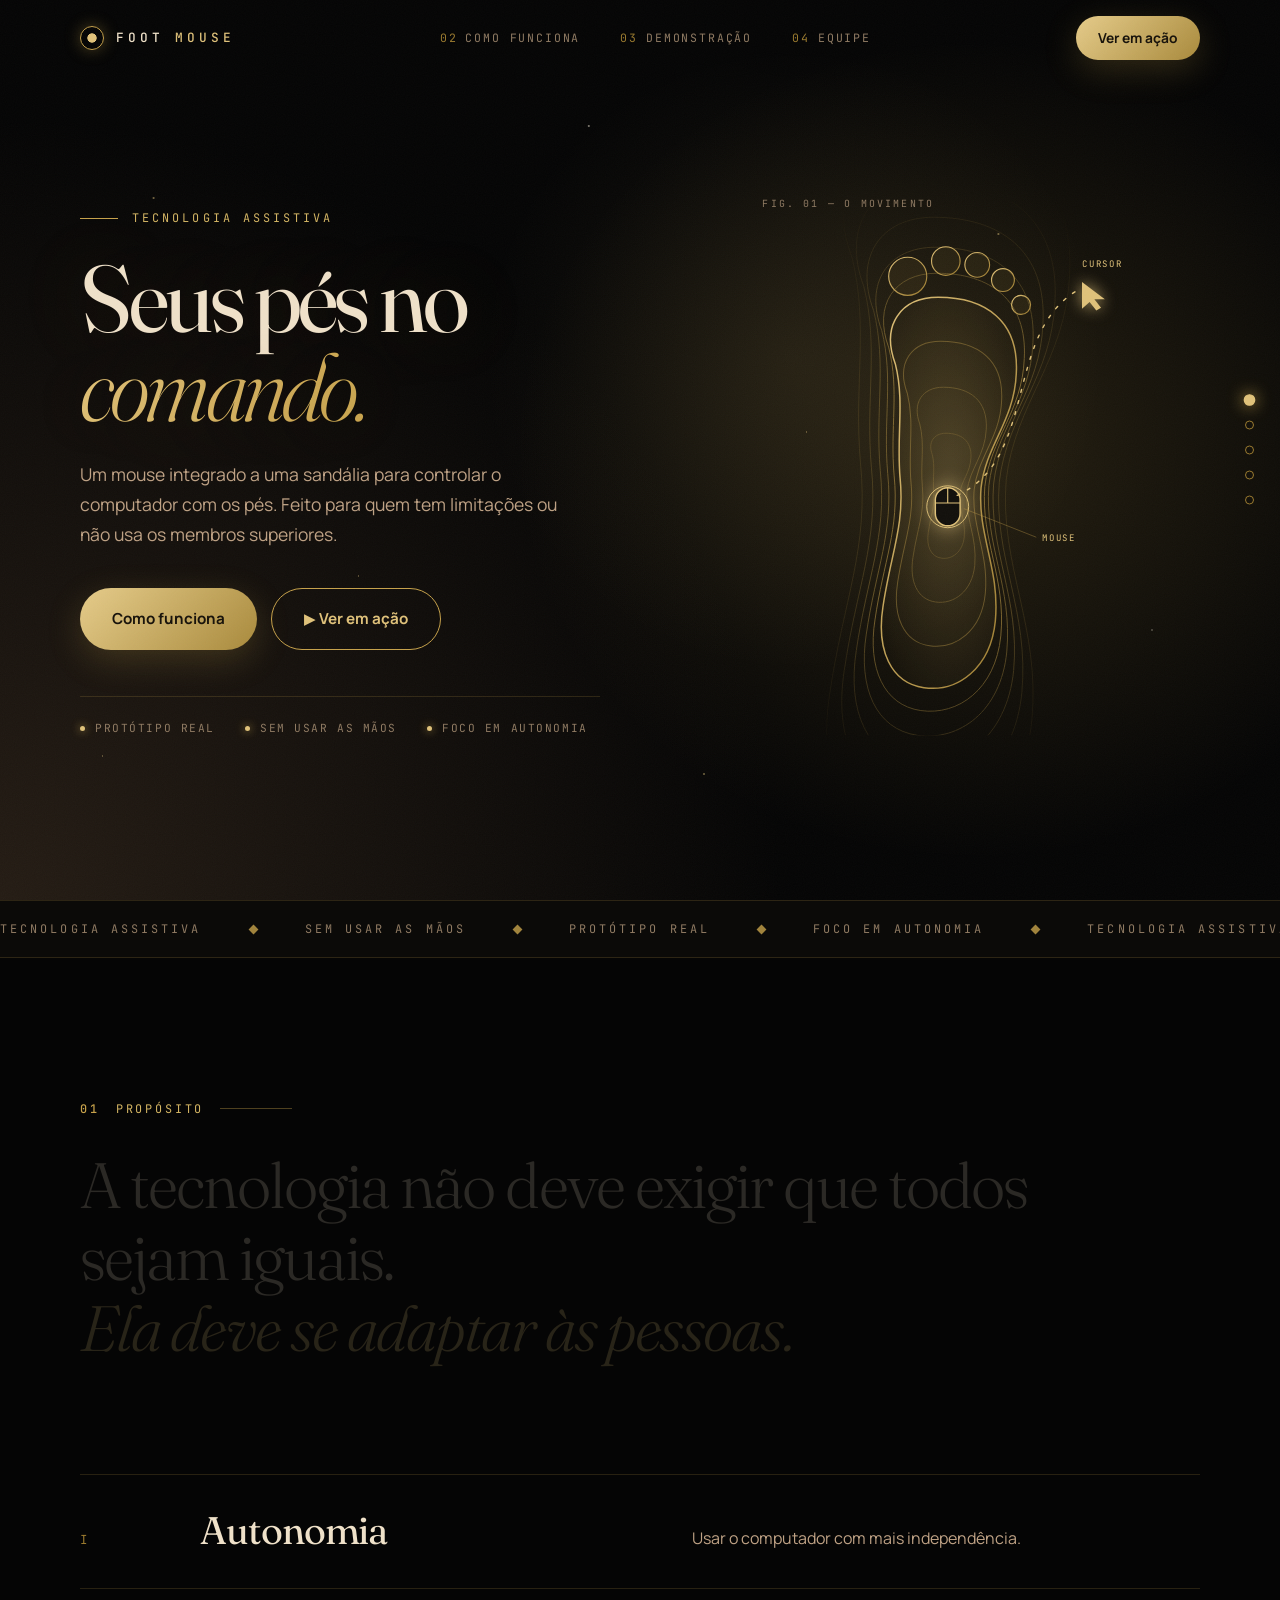
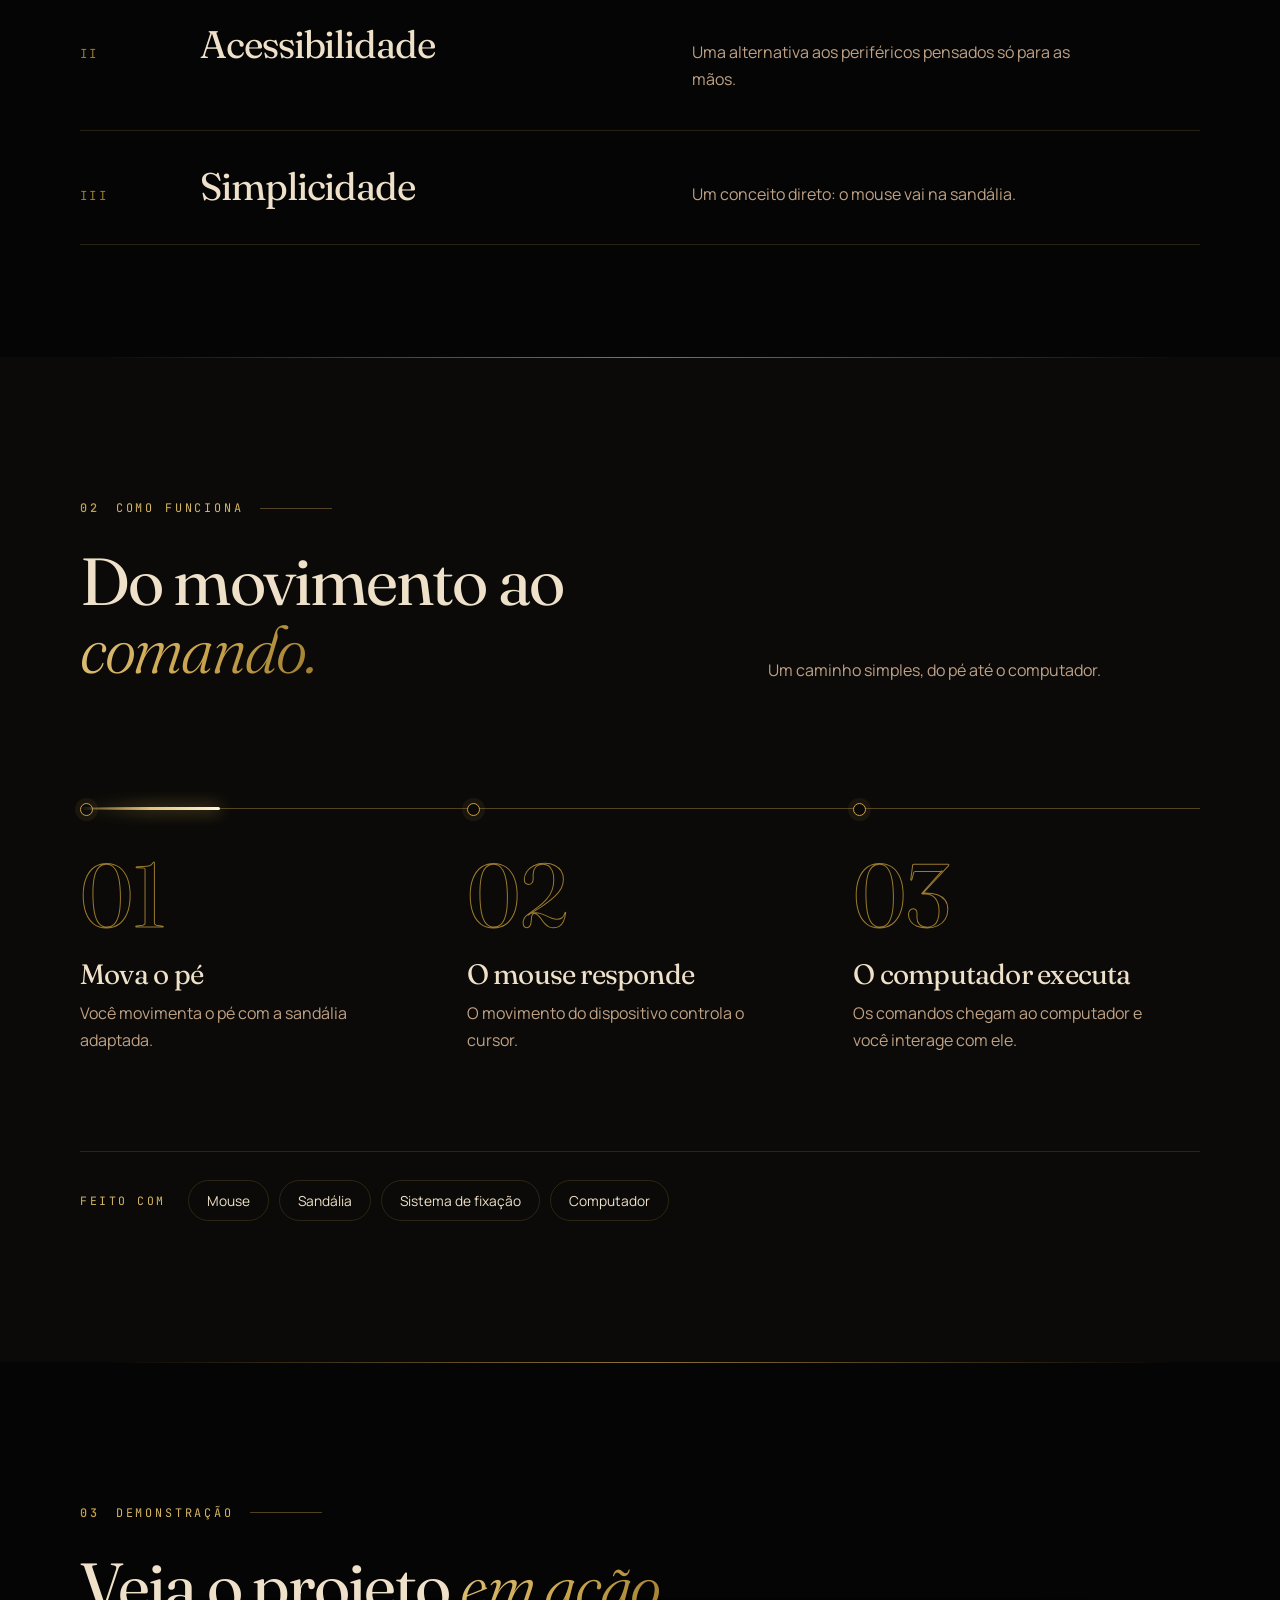
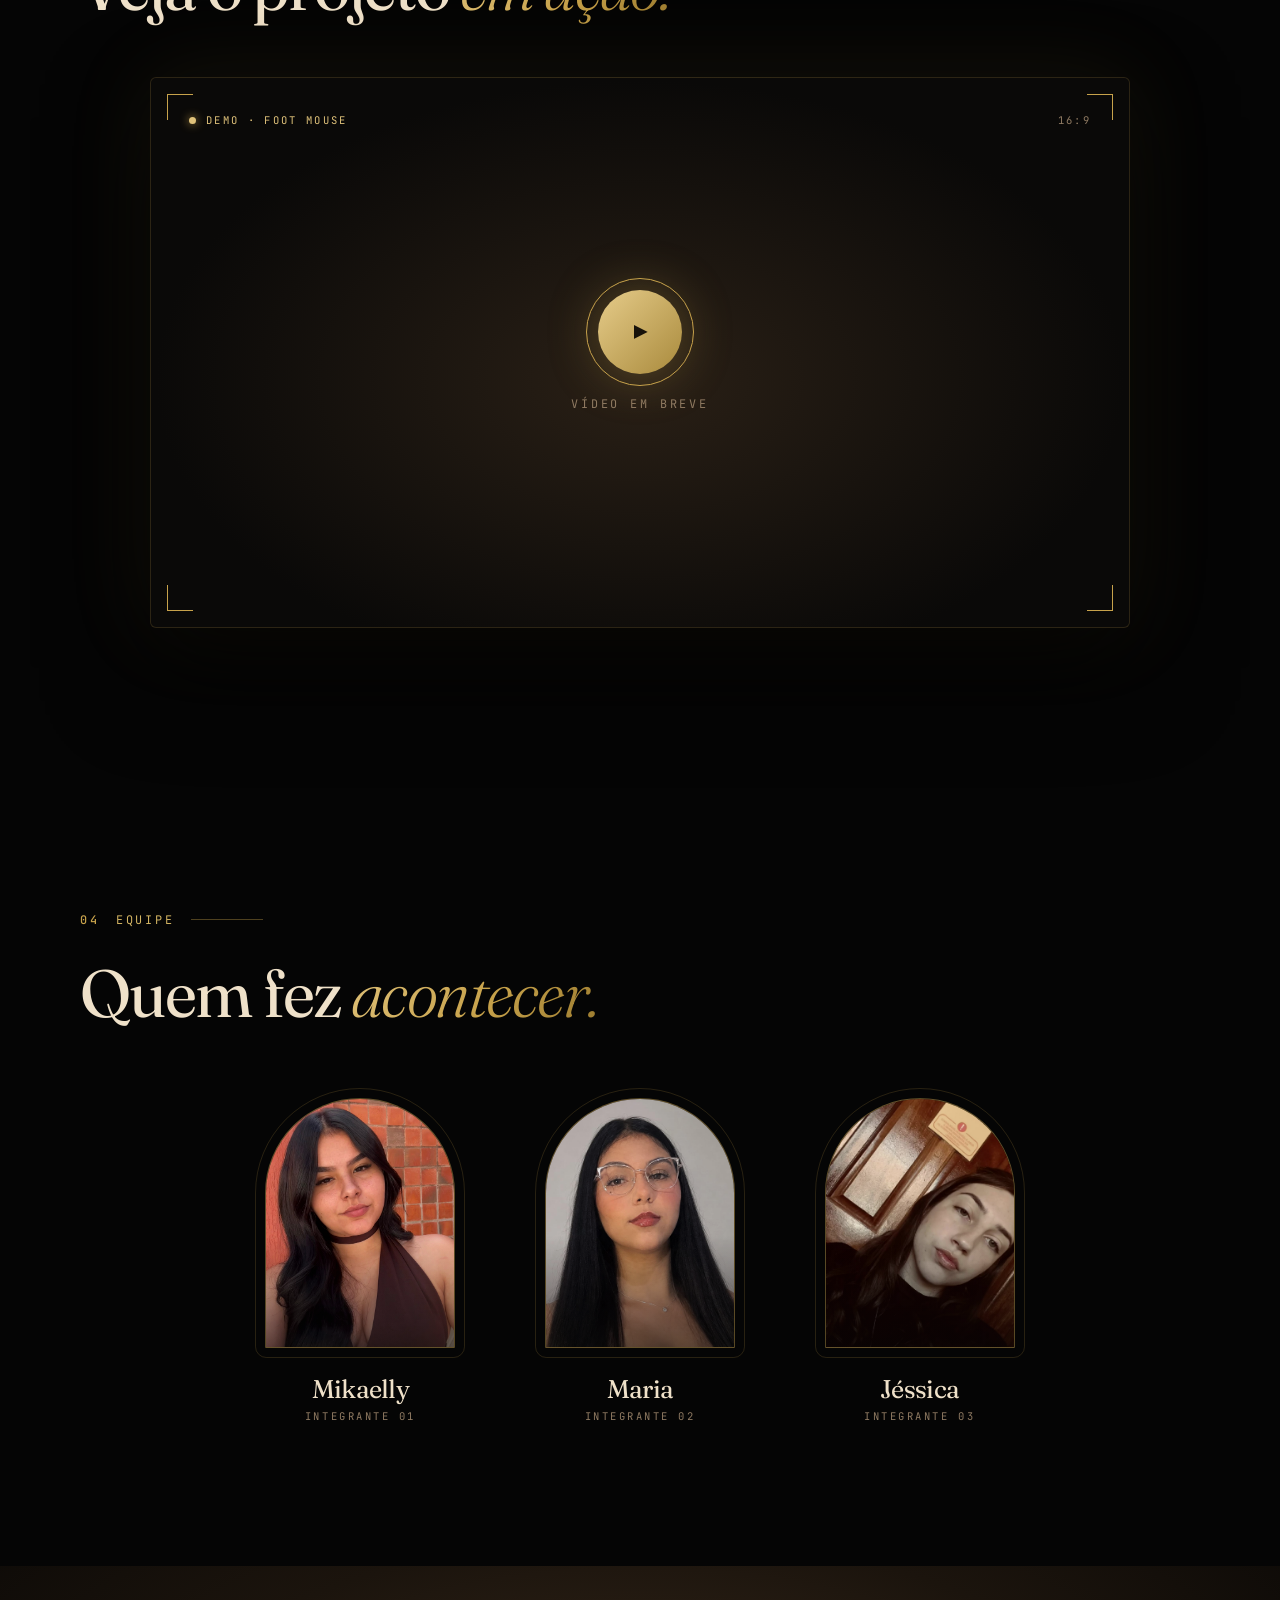
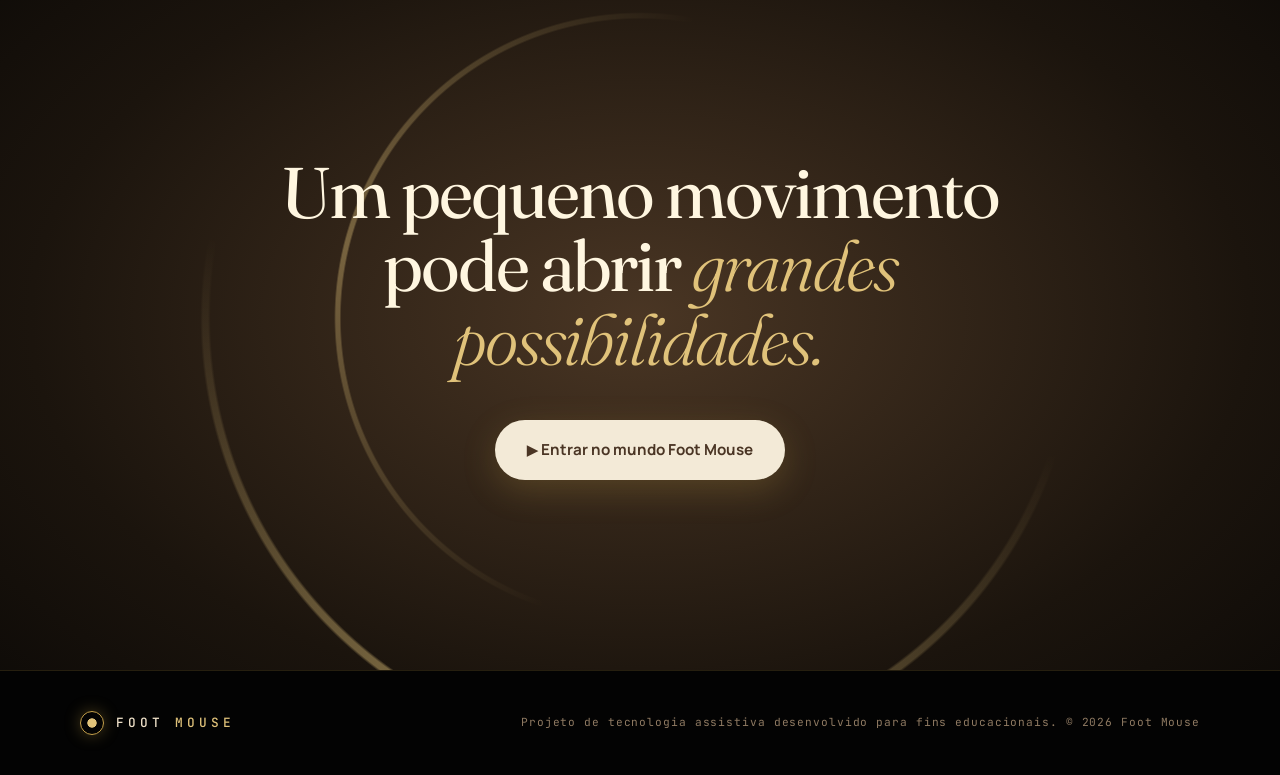
<file: index.html>
<!DOCTYPE html>
<html lang="pt-BR">
<head>
<meta charset="UTF-8">
<meta name="viewport" content="width=device-width, initial-scale=1.0">
<meta name="description" content="Foot Mouse: um mouse adaptado a uma sandália para controlar o computador com os pés. Tecnologia assistiva.">
<meta name="theme-color" content="#050505">
<title>Foot Mouse | Seus pés no comando</title>
<link rel="preconnect" href="https://fonts.googleapis.com">
<link rel="preconnect" href="https://fonts.gstatic.com" crossorigin>
<link rel="stylesheet" href="https://fonts.googleapis.com/css2?family=Fraunces:ital,opsz,wght@0,9..144,300..500;1,9..144,300..500&family=JetBrains+Mono:wght@400;500&family=Manrope:wght@400;500;700&display=swap">
<link rel="stylesheet" href="index.css">
<script>
document.documentElement.classList.add('js');
if(self!==top)document.documentElement.classList.add('embed');
/* se a foto não carregar, tenta outras grafias/extensões (Maria.jpg, maria.png, ...) antes de mostrar só a inicial */
function fb(img){const b=img.dataset.b.split(','),e=['jpg','jpeg','png','webp','JPG','JPEG','PNG'];
  let i=+(img.dataset.i||0);if(i>=b.length*e.length){img.remove();return}
  img.dataset.i=i+1;img.src=b[Math.floor(i/e.length)]+'.'+e[i%e.length]}
</script>
</head>
<body>

<header class="header">
  <div class="container nav">
    <a href="#inicio" class="logo">FOOT<span>MOUSE</span></a>
    <nav class="menu">
      <a href="#como"><b>02</b>Como funciona</a>
      <a href="#video"><b>03</b>Demonstração</a>
      <a href="#equipe"><b>04</b>Equipe</a>
    </nav>
    <a href="portal.html" data-portal class="btn btn-sm">Ver em ação</a>
  </div>
</header>

<nav class="rail" aria-label="Seções">
  <a href="#inicio" data-s="inicio"><span>Início</span></a>
  <a href="#proposito" data-s="proposito"><span>Propósito</span></a>
  <a href="#como" data-s="como"><span>Como funciona</span></a>
  <a href="#video" data-s="video"><span>Demonstração</span></a>
  <a href="#equipe" data-s="equipe"><span>Equipe</span></a>
</nav>

<main>

<!-- 1. IMPACTO: título editorial + ilustração do movimento (pé → mouse → cursor) -->
<section class="hero" id="inicio">
  <div class="streaks" aria-hidden="true"><i style="--t:-4%;--l:8%;--w:220px;--d:6.5s;--s:0.2s"></i><i style="--t:6%;--l:38%;--w:160px;--d:8s;--s:1.8s"></i><i style="--t:-6%;--l:62%;--w:260px;--d:7s;--s:3.4s"></i><i style="--t:18%;--l:-6%;--w:200px;--d:9s;--s:4.6s"></i><i style="--t:2%;--l:82%;--w:140px;--d:6s;--s:0.9s"></i><i style="--t:28%;--l:20%;--w:180px;--d:8.5s;--s:5.8s"></i><i style="--t:12%;--l:52%;--w:120px;--d:7.5s;--s:2.6s"></i><i style="--t:-2%;--l:28%;--w:240px;--d:10s;--s:7.2s"></i><i style="--t:34%;--l:70%;--w:150px;--d:6.8s;--s:6.4s"></i></div>
  <div class="container hero-grid">
    <div class="hero-text">
      <span class="tag">Tecnologia assistiva</span>
      <h1>Seus pés no <em>comando.</em></h1>
      <p class="lead">Um mouse integrado a uma sandália para controlar o computador com os pés. Feito para quem tem limitações ou não usa os membros superiores.</p>
      <div class="actions">
        <a class="btn" href="#como">Como funciona</a>
        <a class="btn btn-ghost" href="portal.html" data-portal>▶ Ver em ação</a>
      </div>
      <ul class="chips">
        <li>Protótipo real</li>
        <li>Sem usar as mãos</li>
        <li>Foco em autonomia</li>
      </ul>
    </div>

    <div class="sole" aria-hidden="true">
      <svg viewBox="0 0 420 560" xmlns="http://www.w3.org/2000/svg">
        <defs>
          <path id="sp" vector-effect="non-scaling-stroke" d="M95 150C80 110 100 80 140 80C190 80 225 105 222 160C220 210 190 235 185 280C181 330 205 365 200 420C195 470 160 495 125 490C90 485 75 450 82 405C90 350 105 320 100 270C96 225 105 190 95 150Z"/>
          <linearGradient id="gs" x1="0" y1="0" x2="1" y2="1"><stop offset="0" stop-color="#e0c27a"/><stop offset="1" stop-color="#9a7a2e"/></linearGradient>
          <radialGradient id="gl" cx=".5" cy=".5" r=".6"><stop offset="0" stop-color="#e0c27a" stop-opacity=".22"/><stop offset="1" stop-color="#c7a24b" stop-opacity=".02"/></radialGradient>
          <radialGradient id="fd" cx=".47" cy=".55" r=".62"><stop offset=".45" stop-color="#fff"/><stop offset="1" stop-color="#000"/></radialGradient>
          <mask id="mk"><rect width="420" height="560" fill="url(#fd)"/></mask>
        </defs>

        <!-- curvas de nível (fundo) -->
        <g class="layer"><g mask="url(#mk)"><g class="rings" transform="translate(45 20)">
          <use href="#sp" class="rg" style="opacity:.55" transform="translate(152 290) scale(1.12) translate(-152 -290)"/>
          <use href="#sp" class="rg" style="opacity:.42" transform="translate(152 290) scale(1.25) translate(-152 -290)"/>
          <use href="#sp" class="rg" style="opacity:.32" transform="translate(152 290) scale(1.4) translate(-152 -290)"/>
          <use href="#sp" class="rg" style="opacity:.22" transform="translate(152 290) scale(1.58) translate(-152 -290)"/>
          <use href="#sp" class="rg" style="opacity:.14" transform="translate(152 290) scale(1.8) translate(-152 -290)"/>
        </g></g></g>

        <!-- sola + sinal (frente) -->
        <g class="layer fg">
          <g transform="translate(45 20)">
            <use href="#sp" fill="url(#gl)" stroke="url(#gs)" stroke-width="1.5" vector-effect="non-scaling-stroke"/>
            <use href="#sp" class="rg" style="opacity:.4" transform="translate(152 290) scale(.78) translate(-152 -290)"/>
            <use href="#sp" class="rg" style="opacity:.3" transform="translate(152 290) scale(.55) translate(-152 -290)"/>
            <use href="#sp" class="rg" style="opacity:.22" transform="translate(152 290) scale(.32) translate(-152 -290)"/>
            <g fill="rgba(199,162,75,.08)" stroke="url(#gs)" stroke-width="1.2">
              <circle cx="108" cy="58" r="20"/><circle cx="148" cy="42" r="15"/><circle cx="181" cy="46" r="13"/><circle cx="208" cy="62" r="12"/><circle cx="227" cy="88" r="10"/>
            </g>
            <!-- o mouse na sandália -->
            <g class="mk" transform="translate(150 300)">
              <circle class="mk-pulse" r="22"/>
              <rect x="-13" y="-20" width="26" height="40" rx="13" fill="#12100c" stroke="#e0c27a" stroke-width="1.5"/>
              <path d="M-13 -4H13M0 -20V-4" stroke="#e0c27a" stroke-width="1.2" fill="none"/>
            </g>
          </g>
          <!-- sinal do mouse até o cursor -->
          <path class="sig" d="M205 308C292 268 252 134 336 90"/>
          <g transform="translate(336 84)"><g class="cursor-g"><polygon points="0,0 0,28 8,21 15,30 20,27 13,18 24,18" fill="#e0c27a"/></g></g>
          <line class="lead-line" x1="212" y1="322" x2="288" y2="352"/>
          <text x="294" y="356">MOUSE</text>
          <text x="336" y="68">CURSOR</text>
        </g>
      </svg>
    </div>
  </div>
</section>

<!-- faixa em movimento: ponte entre o impacto e o conteúdo -->
<div class="ticker" aria-hidden="true"><div>
  <span>Tecnologia assistiva</span><span>Sem usar as mãos</span><span>Protótipo real</span><span>Foco em autonomia</span><span>Tecnologia assistiva</span><span>Sem usar as mãos</span><span>Protótipo real</span><span>Foco em autonomia</span>
  <span>Tecnologia assistiva</span><span>Sem usar as mãos</span><span>Protótipo real</span><span>Foco em autonomia</span><span>Tecnologia assistiva</span><span>Sem usar as mãos</span><span>Protótipo real</span><span>Foco em autonomia</span>
</div></div>

<!-- 2. PROPÓSITO: a frase acende palavra por palavra ao rolar -->
<section class="manifesto" id="proposito">
  <div class="container">
    <div class="eyebrow rv"><b>01</b> Propósito</div>
    <p class="statement">A tecnologia não deve exigir que todos sejam iguais.<br><em>Ela deve se adaptar às pessoas.</em></p>
    <div class="principles">
      <article class="principle rv"><span>I</span><h3>Autonomia</h3><p>Usar o computador com mais independência.</p></article>
      <article class="principle rv" style="--dl:.1s"><span>II</span><h3>Acessibilidade</h3><p>Uma alternativa aos periféricos pensados só para as mãos.</p></article>
      <article class="principle rv" style="--dl:.2s"><span>III</span><h3>Simplicidade</h3><p>Um conceito direto: o mouse vai na sandália.</p></article>
    </div>
  </div>
</section>

<!-- 3. COMO FUNCIONA: um sinal de luz percorre os três passos -->
<section class="how" id="como">
  <div class="container">
    <div class="how-head">
      <div class="rv"><div class="eyebrow"><b>02</b> Como funciona</div><h2>Do movimento ao <em>comando.</em></h2></div>
      <p class="rv" style="--dl:.15s">Um caminho simples, do pé até o computador.</p>
    </div>
    <div class="flow">
      <div class="step rv"><b>01</b><h3>Mova o pé</h3><p>Você movimenta o pé com a sandália adaptada.</p></div>
      <div class="step rv" style="--dl:.15s"><b>02</b><h3>O mouse responde</h3><p>O movimento do dispositivo controla o cursor.</p></div>
      <div class="step rv" style="--dl:.3s"><b>03</b><h3>O computador executa</h3><p>Os comandos chegam ao computador e você interage com ele.</p></div>
    </div>
    <ul class="made rv">
      <li class="lbl">Feito com</li><li>Mouse</li><li>Sandália</li><li>Sistema de fixação</li><li>Computador</li>
    </ul>
  </div>
</section>

<!-- 4. DEMONSTRAÇÃO: moldura de visor -->
<section class="demo" id="video">
  <div class="container">
    <div class="rv"><div class="eyebrow"><b>03</b> Demonstração</div><h2>Veja o projeto <em>em ação.</em></h2></div>
    <div class="video rv">
      <!-- Para ativar o vídeo, coloque o link de incorporação (embed) no src do iframe abaixo -->
      <iframe src="" title="Demonstração do Foot Mouse" allowfullscreen></iframe>
      <div class="frame"></div>
      <span class="rec">Demo · Foot Mouse</span><span class="fmt">16:9</span>
      <div class="play"><i>▶</i><p>Vídeo em breve</p></div>
    </div>
  </div>
</section>

<!-- 5. EQUIPE: molduras em arco -->
<section id="equipe">
  <div class="container">
    <div class="rv"><div class="eyebrow"><b>04</b> Equipe</div><h2>Quem fez <em>acontecer.</em></h2></div>
    <div class="team">
      <div class="member rv"><figure class="avatar" data-i="M"><img src="MIkaelly.jpg" data-b="MIkaelly,Mikaelly,mikaelly" alt="Mikaelly" onerror="fb(this)"></figure><h3>Mikaelly</h3><small>Integrante 01</small></div>
      <div class="member rv" style="--dl:.15s"><figure class="avatar" data-i="M"><img src="Maria2.jpg" data-b="Maria,maria,MARIA" alt="Maria" onerror="fb(this)"></figure><h3>Maria</h3><small>Integrante 02</small></div>
      <div class="member rv" style="--dl:.3s"><figure class="avatar" data-i="J"><img src="Jessica.jpg" data-b="Jessica,jessica,Jéssica,Jessica" alt="Jéssica" onerror="fb(this)"></figure><h3>Jéssica</h3><small>Integrante 03</small></div>
    </div>
  </div>
</section>

<!-- 6. FECHAMENTO: anéis giram atrás da chamada, como o portal -->
<section class="final">
  <div class="container">
    <h2 class="rv">Um pequeno movimento pode abrir <em>grandes possibilidades.</em></h2>
    <a class="btn btn-light rv" style="--dl:.2s" href="portal.html" data-portal>▶ Entrar no mundo Foot Mouse</a>
  </div>
</section>

</main>

<footer class="footer">
  <div class="container">
    <a href="#inicio" class="logo">FOOT<span>MOUSE</span></a>
    <p>Projeto de tecnologia assistiva desenvolvido para fins educacionais. © 2026 Foot Mouse</p>
  </div>
</footer>

<!--deixe na entrada do "portal" como se realmente tivesse entrando em outro universo que chame a atencao, tendo movimento e destaque -->

<script>
/* interface: cabeçalho, revelação ao rolar, frase que acende, índice lateral e holofote do hero */
(function(){
  const $=s=>document.querySelector(s),all=s=>[...document.querySelectorAll(s)];
  const calm=matchMedia('(prefers-reduced-motion: reduce)').matches;

  /* cabeçalho ganha fundo ao rolar */
  const hd=$('.header');
  const onScroll=()=>hd.classList.toggle('scrolled',scrollY>30);
  addEventListener('scroll',onScroll,{passive:true});onScroll();

  /* revelação ao rolar */
  const io=new IntersectionObserver(es=>es.forEach(e=>{
    if(e.isIntersecting){e.target.classList.add('in');io.unobserve(e.target)}
  }),{threshold:.15});
  all('.rv').forEach(el=>io.observe(el));

  /* frase do propósito: cada palavra acende conforme a rolagem */
  const st=$('.statement');
  if(st){
    (function split(n){
      [...n.childNodes].forEach(c=>{
        if(c.nodeType===3){
          const f=document.createDocumentFragment();
          c.textContent.split(/(\s+)/).forEach(t=>{
            if(!t)return;
            if(/^\s+$/.test(t))f.appendChild(document.createTextNode(' '));
            else{const s=document.createElement('span');s.className='w';s.textContent=t;f.appendChild(s)}
          });
          c.replaceWith(f);
        }else if(c.nodeType===1&&c.tagName!=='BR')split(c);
      });
    })(st);
    const ws=all('.statement .w');
    const lit=()=>{
      if(calm){ws.forEach(w=>w.classList.add('on'));return}
      const r=st.getBoundingClientRect(),vh=innerHeight;
      const p=Math.min(1,Math.max(0,(vh*.9-r.top)/(r.height+vh*.4)));
      const n=Math.round(p*ws.length*1.15);
      ws.forEach((w,i)=>w.classList.toggle('on',i<n));
    };
    addEventListener('scroll',lit,{passive:true});addEventListener('resize',lit);lit();
  }

  /* índice lateral: marca a seção visível */
  const links=all('.rail a');
  if(links.length){
    const so=new IntersectionObserver(es=>es.forEach(e=>{
      if(e.isIntersecting)links.forEach(a=>a.classList.toggle('on',a.dataset.s===e.target.id));
    }),{rootMargin:'-45% 0px -45% 0px'});
    links.forEach(a=>{const s=document.getElementById(a.dataset.s);if(s)so.observe(s)});
  }

  /* holofote dourado e paralaxe leve no hero */
  const hero=$('.hero'),sole=$('.sole');
  if(hero&&sole&&!calm){
    hero.addEventListener('pointermove',e=>{
      const r=hero.getBoundingClientRect(),x=(e.clientX-r.left)/r.width,y=(e.clientY-r.top)/r.height;
      hero.style.setProperty('--mx',(x*100).toFixed(1)+'%');
      hero.style.setProperty('--my',(y*100).toFixed(1)+'%');
      sole.style.setProperty('--px',(x-.5).toFixed(3));
      sole.style.setProperty('--py',(y-.5).toFixed(3));
    });
  }
})();
</script>
<script>
const reduced=matchMedia('(prefers-reduced-motion: reduce)').matches;
const embed=self!==top; /* true quando o site roda dentro da mini tela do portal */
document.querySelectorAll('[data-portal]').forEach(a=>a.addEventListener('click',e=>{
  e.preventDefault();
  if(reduced){location.href=a.href;return}
  enterPortal(a.getBoundingClientRect(),a.href);
}));

function enterPortal(r,url){
  const ov=document.createElement('div');ov.className='warp';
  const cv=document.createElement('canvas');ov.appendChild(cv);
  document.body.appendChild(ov);document.body.classList.add('warping');
  const W=cv.width=innerWidth,H=cv.height=innerHeight,g=cv.getContext('2d'),cx=W/2,cy=H/2,R=Math.hypot(W,H)/2;
  const S=Array.from({length:130},()=>({a:Math.random()*6.283,d:30+Math.random()*R*.95,tw:Math.random()*6.283,s:.6+Math.random()*1.6,b:Math.random()<.35}));
  const O=Array.from({length:70},()=>({a:Math.random()*6.283,o:Math.random(),v:.4+Math.random()*1.2}));
  const T=3400,t0=performance.now(),ease=x=>x*x*(3-2*x);
  (function f(now){
    const t=Math.min(1,(now-t0)/T),ap=ease(Math.min(1,t/.3)),gr=Math.pow(Math.max(0,(t-.45)/.55),2.6);
    const rad=ap*Math.min(W,H)*.17*(1+.04*Math.sin(now*.006))+gr*R*1.25;
    g.setTransform(1,0,0,1,0,0);g.globalCompositeOperation='source-over';g.clearRect(0,0,W,H);
    g.fillStyle='rgba(2,4,12,'+Math.min(.94,t*2.4)+')';g.fillRect(0,0,W,H);
    g.translate(cx,cy);
    // estrelas girando + constelações douradas
    const zoom=1+gr*2.2,rot=t*.5,P=S.map(s=>{const a=s.a+rot*(.6+40/s.d),d=s.d*zoom;return{x:Math.cos(a)*d,y:Math.sin(a)*d,s}});
    const vis=Math.min(1,t*3),lim=130*zoom;
    g.globalCompositeOperation='lighter';g.lineWidth=1;
    for(let i=0;i<P.length;i++)for(let j=i+1;j<P.length;j++){
      const dx=P[i].x-P[j].x,dy=P[i].y-P[j].y,d=Math.hypot(dx,dy);
      if(d<lim){g.strokeStyle='rgba(224,194,122,'+(1-d/lim)*.35*vis+')';g.beginPath();g.moveTo(P[i].x,P[i].y);g.lineTo(P[j].x,P[j].y);g.stroke()}}
    for(const p of P){const tw=.5+.5*Math.sin(now*.003+p.s.tw);
      g.fillStyle=p.s.b?'rgba(160,190,255,'+tw*vis+')':'rgba(240,210,140,'+tw*vis+')';
      g.beginPath();g.arc(p.x,p.y,p.s.s*(1+gr),0,6.283);g.fill()}
    // halo dourado
    let gd=g.createRadialGradient(0,0,rad*.8,0,0,rad*2.2);
    gd.addColorStop(0,'rgba(224,194,122,'+.5*ap+')');gd.addColorStop(1,'rgba(224,194,122,0)');
    g.fillStyle=gd;g.beginPath();g.arc(0,0,rad*2.2,0,6.283);g.fill();
    // interior: azul-escuro profundo → preto
    g.globalCompositeOperation='source-over';
    gd=g.createRadialGradient(0,0,0,0,0,Math.max(1,rad));
    gd.addColorStop(0,'#0c1c46');gd.addColorStop(.6,'#050b1e');gd.addColorStop(1,'#000');
    g.fillStyle=gd;g.beginPath();g.arc(0,0,rad,0,6.283);g.fill();
    g.globalCompositeOperation='lighter';
    // espirais azuis dentro do portal
    for(let i=0;i<3;i++){g.strokeStyle='rgba(120,160,255,'+(.35-i*.08)*ap+')';g.lineWidth=2;g.beginPath();
      g.arc(0,0,rad*(.3+i*.2),now*.002*(i%2?-1:1)+i,now*.002*(i%2?-1:1)+i+3.2);g.stroke()}
    // anel dourado + arco brilhante girando
    g.shadowColor='#e0c27a';g.shadowBlur=30;
    g.strokeStyle='rgba(224,194,122,'+ap+')';g.lineWidth=3+rad*.02;g.beginPath();g.arc(0,0,rad,0,6.283);g.stroke();
    g.strokeStyle='rgba(255,246,224,'+ap+')';g.lineWidth=2+rad*.02;g.beginPath();g.arc(0,0,rad,now*.004,now*.004+1.3);g.stroke();
    g.shadowBlur=0;
    // partículas orbitando o anel
    for(const o of O){const a=o.a+now*.001*o.v,d=rad*(1.05+o.o*.35*(1-gr));
      g.fillStyle='rgba(255,230,160,'+(.3+.7*o.o)*ap*(1-gr)+')';g.beginPath();g.arc(Math.cos(a)*d,Math.sin(a)*d,1+o.o*1.8,0,6.283);g.fill()}
    // linhas correndo do centro quando o portal engole a tela
    if(gr>0)for(const o of O){const d0=((o.o+now*.0004*o.v)%1)*R*1.2*gr,c=Math.cos(o.a),n=Math.sin(o.a);
      g.strokeStyle=o.o>.5?'rgba(224,194,122,.6)':'rgba(140,175,255,.5)';g.lineWidth=1+gr*2;
      g.beginPath();g.moveTo(c*d0,n*d0);g.lineTo(c*(d0+30+gr*220),n*(d0+30+gr*220));g.stroke()}
    if(t<1)requestAnimationFrame(f);
    else setTimeout(()=>{try{sessionStorage.setItem('fm-warp','1')}catch(_){}location.href=url},150);
  })(t0);
}
addEventListener('pageshow',()=>{document.querySelectorAll('.warp').forEach(x=>x.remove());document.body.classList.remove('warping')});

/* chegada do portal de volta: a luz se abre e revela o mundo real */
(function(){
  if(embed){try{sessionStorage.removeItem('fm-back')}catch(_){}return}
  let came=false;try{came=sessionStorage.getItem('fm-back')==='1';sessionStorage.removeItem('fm-back')}catch(_){}
  if(!came||matchMedia('(prefers-reduced-motion: reduce)').matches)return;
  const ov=document.createElement('div');ov.className='arrive-back';
  const cv=document.createElement('canvas');ov.appendChild(cv);document.body.appendChild(ov);
  const W=cv.width=innerWidth,H=cv.height=innerHeight,k=cv.getContext('2d'),R=Math.hypot(W,H)/2;
  const O=Array.from({length:90},()=>({a:Math.random()*6.283,o:Math.random(),v:.4+Math.random()*1.2}));
  const T=2600,t0=performance.now();
  (function f(now){
    const t=Math.min(1,(now-t0)/T),e=Math.pow(Math.max(0,(t-.1)/.9),1.8),h=e*R*1.25,fd=1-t;
    k.setTransform(1,0,0,1,0,0);k.globalCompositeOperation='source-over';k.clearRect(0,0,W,H);k.translate(W/2,H/2);
    k.save();k.beginPath();k.rect(-W/2,-H/2,W,H);k.arc(0,0,h,0,6.283);k.clip('evenodd');
    const gd=k.createRadialGradient(0,0,0,0,0,R*1.25);
    gd.addColorStop(0,'#fffaf0');gd.addColorStop(.5,'#f3d98f');gd.addColorStop(1,'#a98a3c');
    k.fillStyle=gd;k.fillRect(-W/2,-H/2,W,H);
    k.globalCompositeOperation='lighter';
    for(const o of O){const d0=((o.o+now*.0004*o.v)%1)*R*1.2,c=Math.cos(o.a),n=Math.sin(o.a),l=30+fd*220;
      k.strokeStyle='rgba(255,255,255,'+.55*fd+')';k.lineWidth=1+fd*2;k.beginPath();k.moveTo(c*d0,n*d0);k.lineTo(c*(d0+l),n*(d0+l));k.stroke()}
    k.restore();
    k.globalCompositeOperation='lighter';k.shadowColor='#fff0c0';k.shadowBlur=34;
    k.strokeStyle='rgba(255,246,224,'+Math.min(1,fd*1.6)+')';k.lineWidth=3+fd*14;k.beginPath();k.arc(0,0,h,0,6.283);k.stroke();
    k.strokeStyle='rgba(224,194,122,'+Math.min(1,fd*1.6)+')';k.lineWidth=2+fd*6;k.beginPath();k.arc(0,0,h,-now*.004,-now*.004+1.3);k.stroke();
    k.shadowBlur=0;
    for(const o of O){const a=o.a-now*.001*o.v,d=h*(1.02+o.o*.12);k.fillStyle='rgba(255,236,170,'+(.3+.7*o.o)*fd+')';k.beginPath();k.arc(Math.cos(a)*d,Math.sin(a)*d,1+o.o*1.8,0,6.283);k.fill()}
    if(t<1)requestAnimationFrame(f);else ov.remove();
  })(t0);
})();

/* modo mini tela: recebe comandos do pé (clique e rolagem) vindos do portal */
if(embed){
  const st=document.createElement('style');
  st.textContent='html{scrollbar-width:none}::-webkit-scrollbar{display:none}';
  document.head.appendChild(st);
  addEventListener('message',e=>{
    const m=e.data;if(!m||!m.fm)return;
    if(m.t==='scroll')scrollBy({top:m.dy,behavior:'smooth'});
    if(m.t==='click'){
      const x=m.x*innerWidth,y=m.y*innerHeight,el=document.elementFromPoint(x,y);if(!el)return;
      ['pointermove','pointerdown'].forEach(t=>el.dispatchEvent(new PointerEvent(t,{bubbles:true,clientX:x,clientY:y})));
      (el.closest('a,button')||el).click();
    }
  });
}
</script>
</body>
</html>
</file>
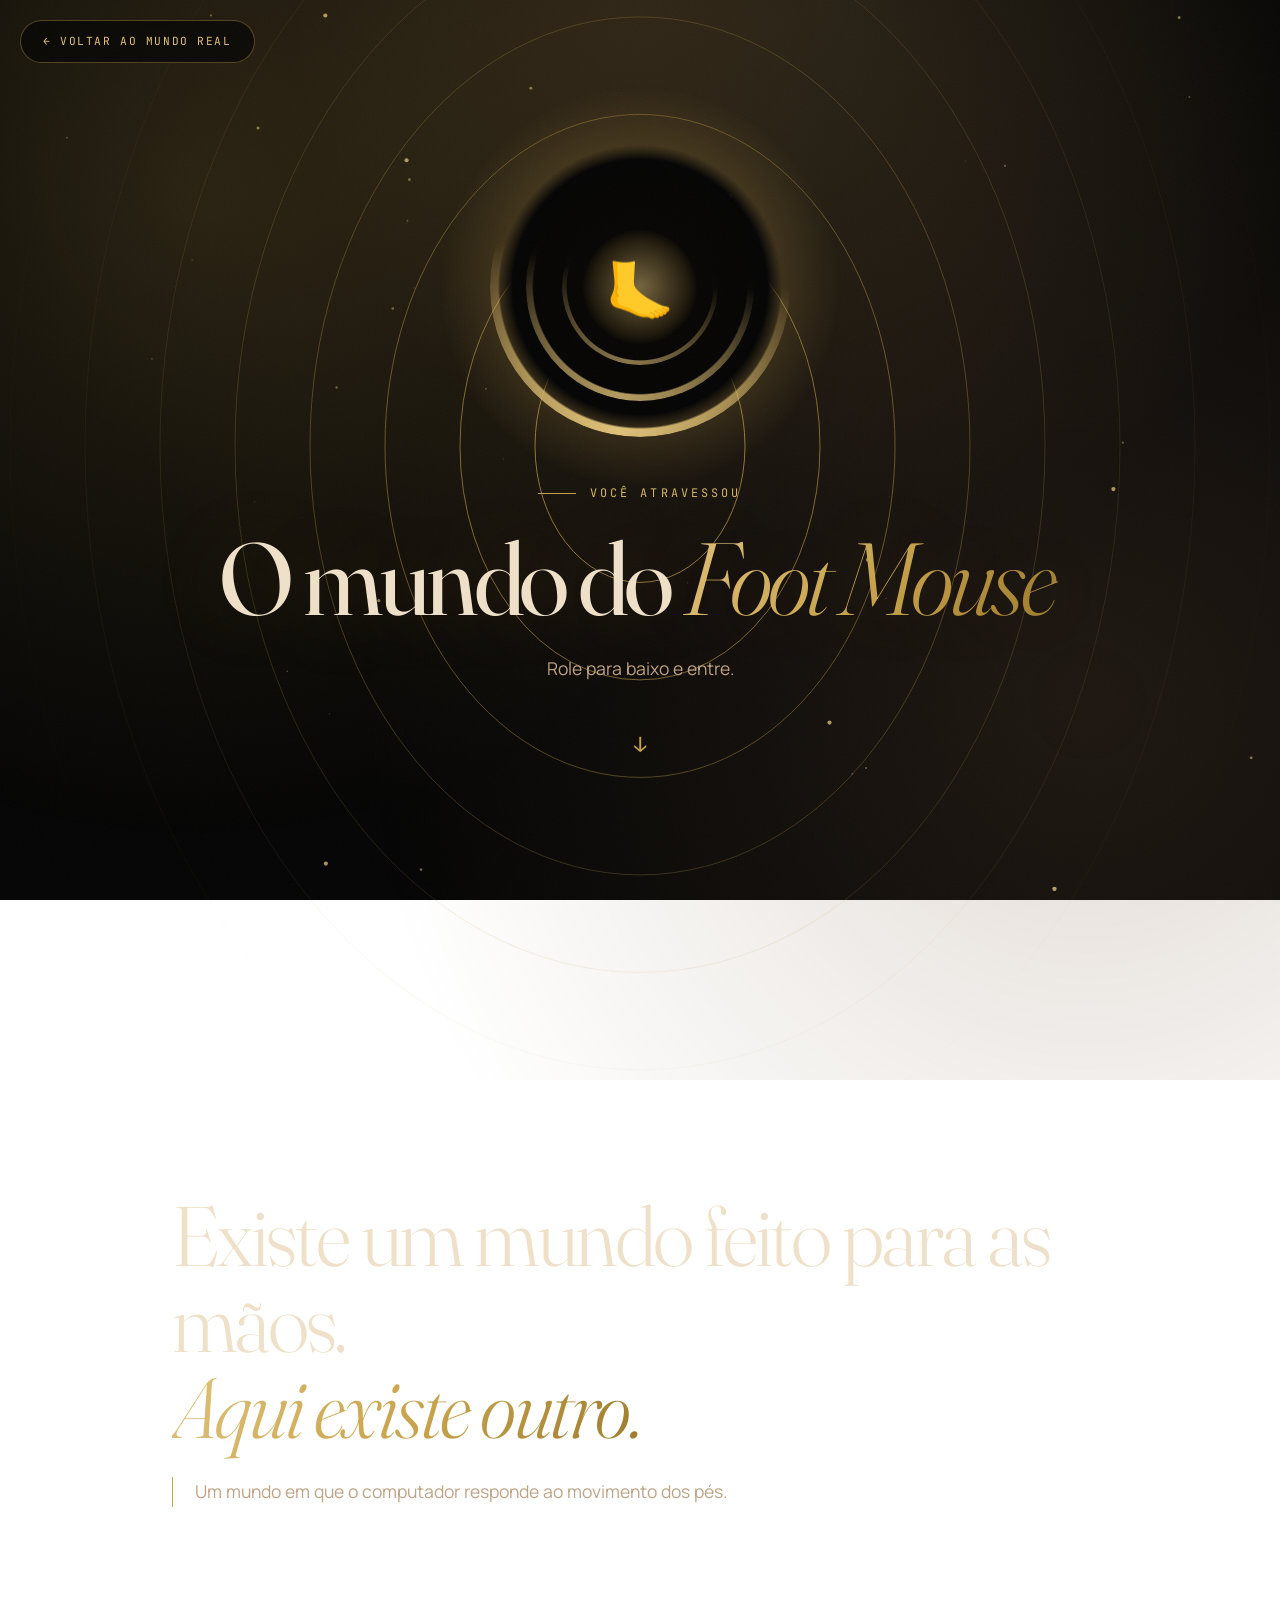
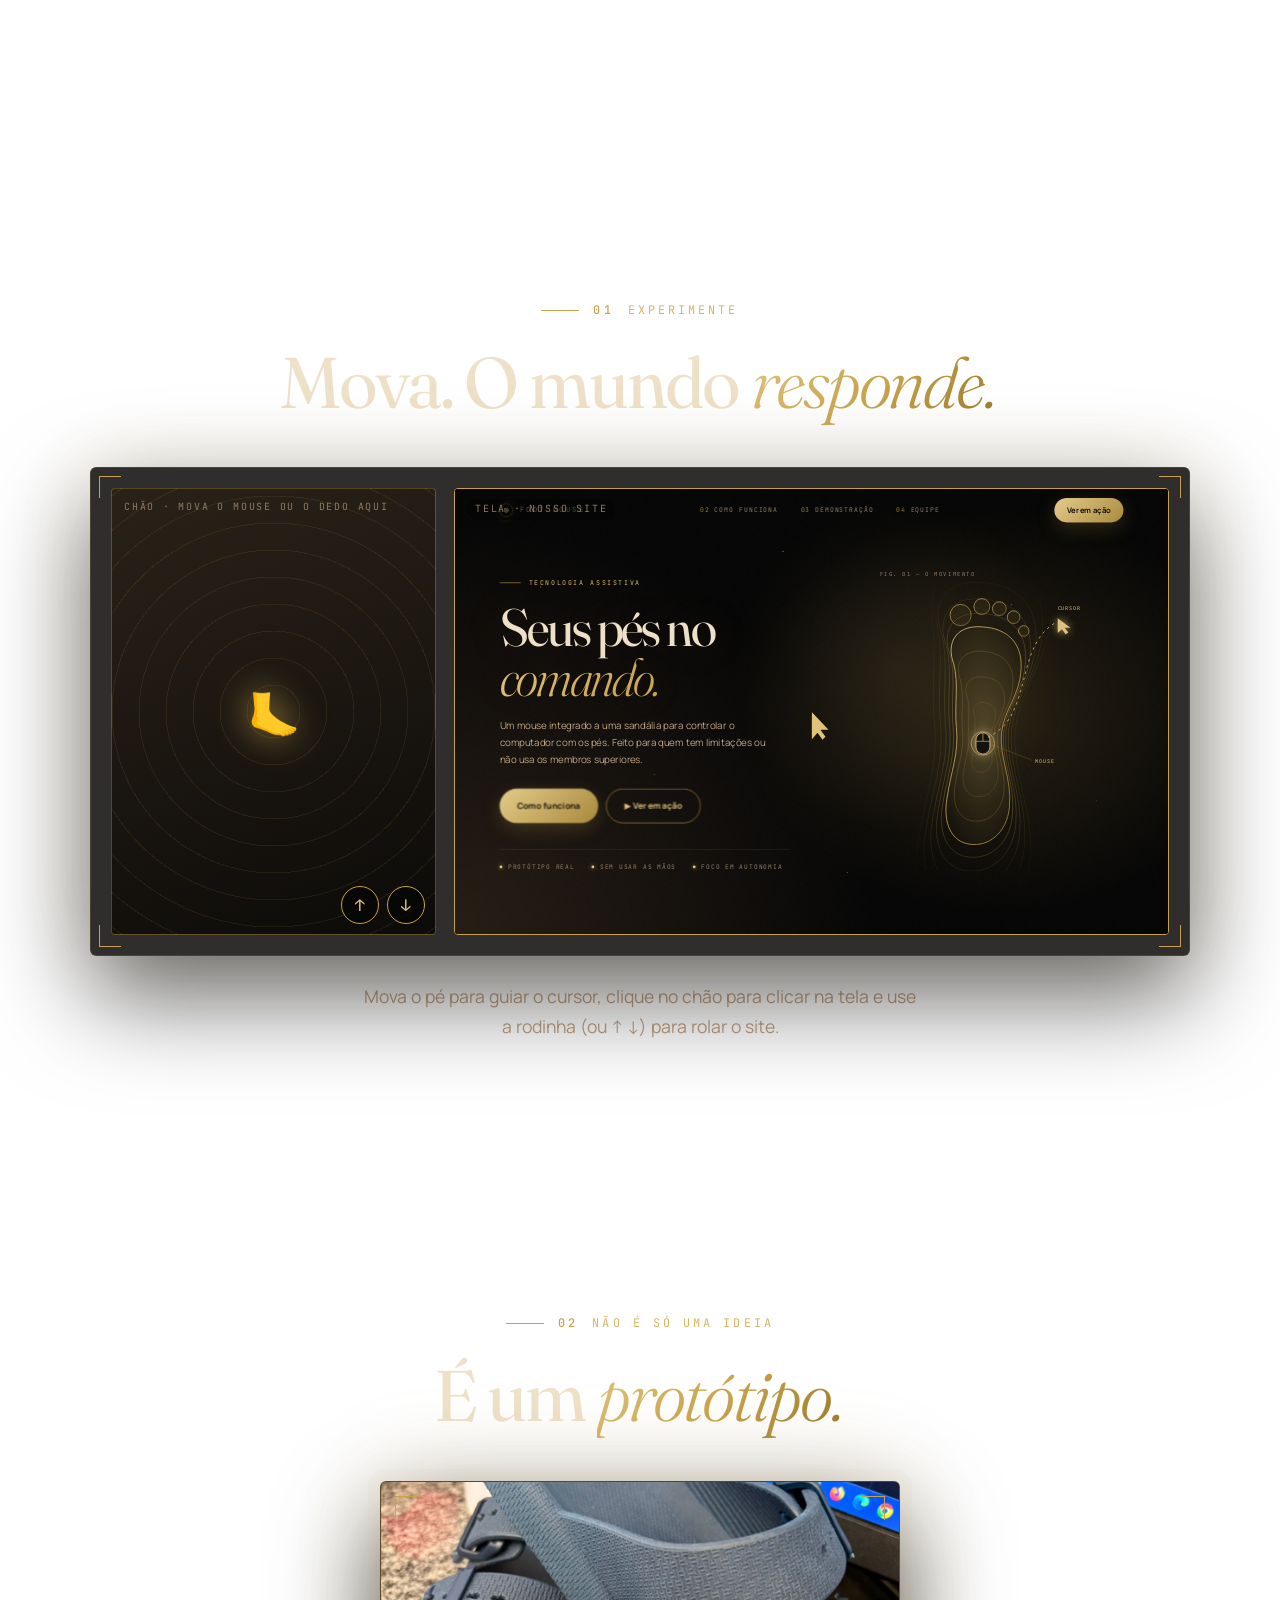
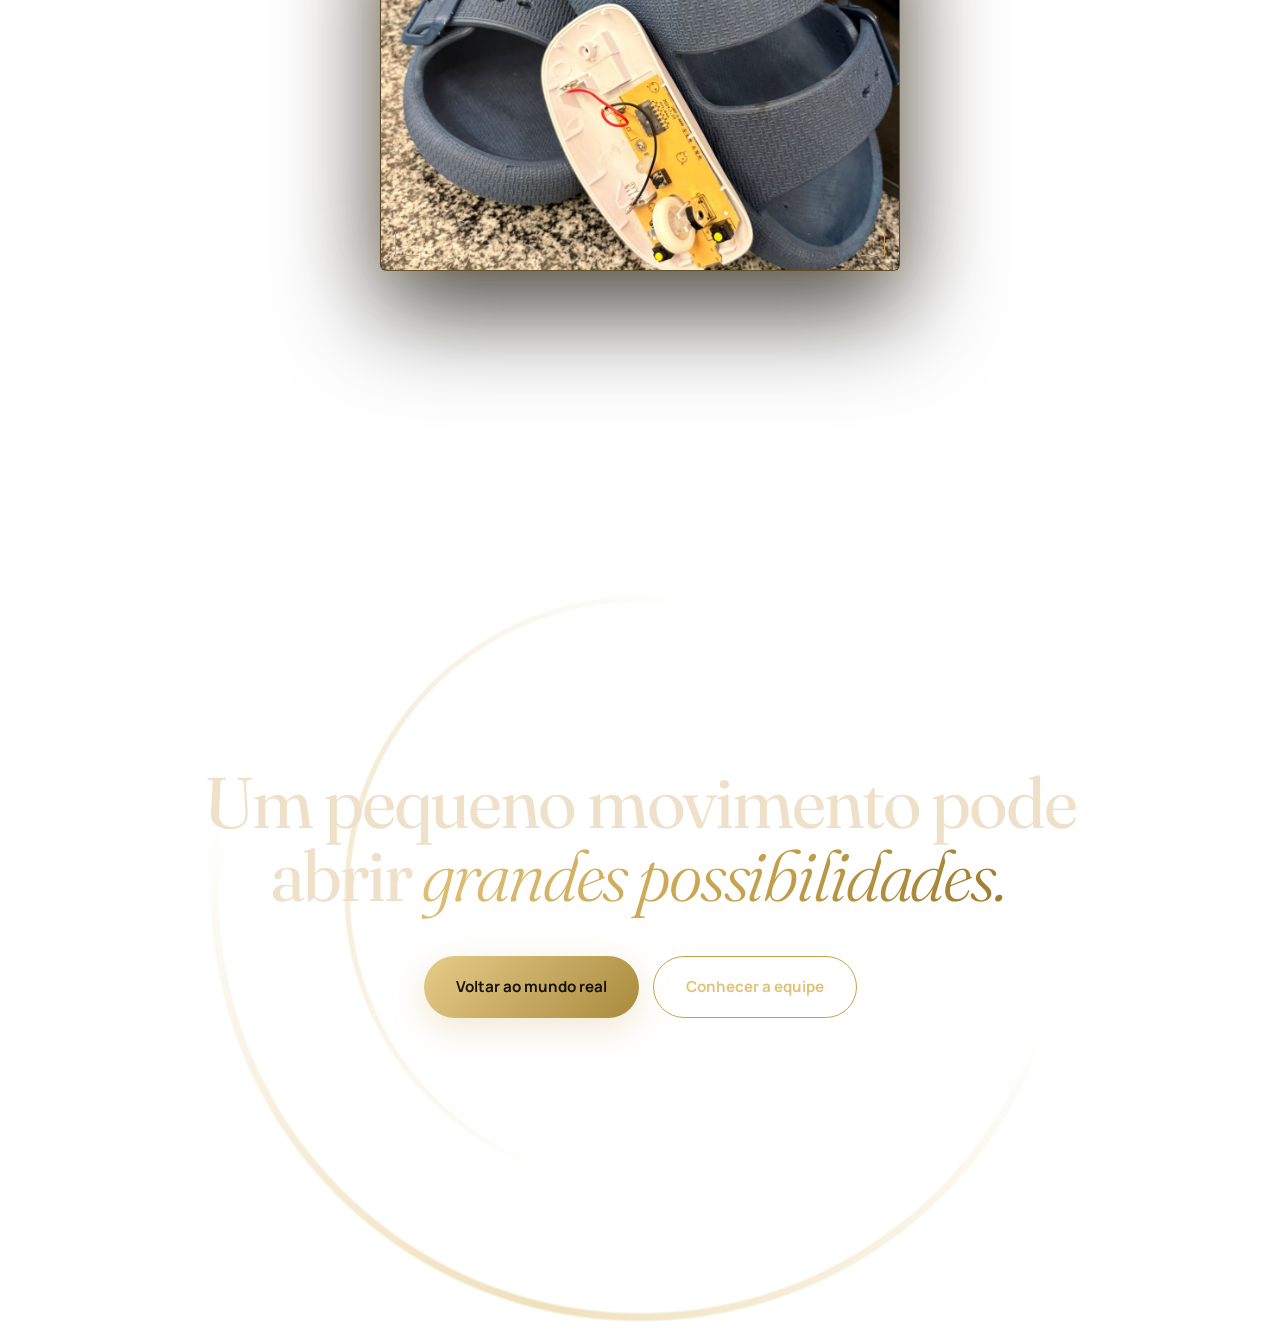
<file: portal.html>
<!DOCTYPE html>
<html lang="pt-BR">
<head>
<meta charset="UTF-8">
<meta name="viewport" content="width=device-width, initial-scale=1.0">
<meta name="theme-color" content="#050505">
<title>O mundo Foot Mouse</title>
<link rel="preconnect" href="https://fonts.googleapis.com">
<link rel="preconnect" href="https://fonts.gstatic.com" crossorigin>
<link rel="stylesheet" href="https://fonts.googleapis.com/css2?family=Fraunces:ital,opsz,wght@0,9..144,300..500;1,9..144,300..500&family=JetBrains+Mono:wght@400;500&family=Manrope:wght@400;500;700&display=swap">
<link rel="stylesheet" href="portal.css">
</head>
<body>
<canvas id="stars"></canvas>
<div class="topo" aria-hidden="true"><svg viewBox="0 0 1000 1000" xmlns="http://www.w3.org/2000/svg">
  <ellipse cx="500" cy="500" rx="70" ry="91" style="opacity:.7"/><ellipse cx="500" cy="500" rx="120" ry="156" style="opacity:.6"/><ellipse cx="500" cy="500" rx="170" ry="221" style="opacity:.5"/><ellipse cx="500" cy="500" rx="220" ry="286" style="opacity:.42"/><ellipse cx="500" cy="500" rx="270" ry="351" style="opacity:.34"/><ellipse cx="500" cy="500" rx="320" ry="416" style="opacity:.27"/><ellipse cx="500" cy="500" rx="370" ry="481" style="opacity:.2"/><ellipse cx="500" cy="500" rx="420" ry="546" style="opacity:.14"/><ellipse cx="500" cy="500" rx="470" ry="611" style="opacity:.09"/>
</svg></div>
<div class="streaks" aria-hidden="true"><i style="--t:-4%;--l:8%;--w:220px;--d:6.5s;--s:0.2s"></i><i style="--t:6%;--l:38%;--w:160px;--d:8s;--s:1.8s"></i><i style="--t:-6%;--l:62%;--w:260px;--d:7s;--s:3.4s"></i><i style="--t:18%;--l:-6%;--w:200px;--d:9s;--s:4.6s"></i><i style="--t:2%;--l:82%;--w:140px;--d:6s;--s:0.9s"></i><i style="--t:28%;--l:20%;--w:180px;--d:8.5s;--s:5.8s"></i><i style="--t:12%;--l:52%;--w:120px;--d:7.5s;--s:2.6s"></i><i style="--t:-2%;--l:28%;--w:240px;--d:10s;--s:7.2s"></i><i style="--t:34%;--l:70%;--w:150px;--d:6.8s;--s:6.4s"></i><i style="--t:20%;--l:90%;--w:170px;--d:7.2s;--s:1.2s"></i></div>
<div class="progress" aria-hidden="true"><i></i></div>
<a class="back" href="index.html">← Voltar ao mundo real</a>

<main>
  <!-- 0. ENTRADA: o portal se abre -->
  <section class="scene">
    <div class="portal"><div class="beams" aria-hidden="true"><b style="--y:18%;--w:260px;--h:3px;--r:-8deg;--d:3.2s;--s:0s"></b><b style="--y:34%;--w:380px;--h:2px;--r:5deg;--d:4.4s;--s:0.8s"></b><b style="--y:46%;--w:520px;--h:4px;--r:-3deg;--d:3.6s;--s:1.5s"></b><b style="--y:52%;--w:300px;--h:2px;--r:10deg;--d:5s;--s:0.3s"></b><b style="--y:60%;--w:440px;--h:3px;--r:-12deg;--d:4s;--s:2.1s"></b><b style="--y:72%;--w:340px;--h:2px;--r:4deg;--d:3.4s;--s:2.8s"></b><b style="--y:84%;--w:480px;--h:3px;--r:-6deg;--d:4.8s;--s:1.1s"></b><b style="--y:26%;--w:220px;--h:2px;--r:8deg;--d:5.5s;--s:3.4s"></b></div><i></i><i></i><i></i><span>🦶</span></div>
    <p class="kicker">Você atravessou</p>
    <h1>O mundo do <em>Foot Mouse</em></h1>
    <p class="sub">Role para baixo e entre.</p>
    <div class="arrow">↓</div>
  </section>

  <!-- 1. VIRADA: manifesto em tipografia grande -->
  <section class="scene left rv">
    <h2>Existe um mundo feito para as mãos.<br><em>Aqui existe outro.</em></h2>
    <p class="sub">Um mundo em que o computador responde ao movimento dos pés.</p>
  </section>

  <!-- 2. EXPERIMENTE: chão (pé) + tela (site de verdade) -->
  <section class="scene rv">
    <p class="kicker"><b>01</b> Experimente</p>
    <h2>Mova. O mundo <em>responde.</em></h2>
    <div class="world">
      <div class="floor" id="floor"><small>Chão · mova o mouse ou o dedo aqui</small><div class="foot" id="foot">🦶</div><div class="scroller"><button type="button" data-s="-1" aria-label="Rolar para cima">↑</button><button type="button" data-s="1" aria-label="Rolar para baixo">↓</button></div></div>
      <div class="screen" id="screen"><iframe id="site" title="Mini tela com o site Foot Mouse" tabindex="-1"></iframe><small>Tela · nosso site</small><div class="cur" id="cur"></div></div>
    </div>
    <p class="sub">Mova o pé para guiar o cursor, clique no chão para clicar na tela e use a rodinha (ou ↑ ↓) para rolar o site.</p>
  </section>

  <!-- 3. PROVA: o protótipo real -->
  <section class="scene rv">
    <p class="kicker"><b>02</b> Não é só uma ideia</p>
    <h2>É um <em>protótipo.</em></h2>
    <figure class="shot" data-label="Foto do protótipo"><img src="FootMouse.jpg" alt="Protótipo do Foot Mouse" onerror="this.remove()"></figure>
  </section>

  <!-- 4. FECHAMENTO -->
  <section class="scene rv end">
    <h2>Um pequeno movimento pode abrir <em>grandes possibilidades.</em></h2>
    <div class="actions">
      <a class="btn" href="index.html">Voltar ao mundo real</a>
      <a class="btn btn-ghost" href="index.html#equipe">Conhecer a equipe</a>
    </div>
  </section>
</main>

<script>
/* estrelas douradas */
const c=document.getElementById('stars'),g=c.getContext('2d');let W,H;
const P=Array.from({length:90},()=>({x:Math.random(),y:Math.random(),z:Math.random()}));
function rs(){W=c.width=innerWidth;H=c.height=innerHeight}rs();addEventListener('resize',rs);
(function f(){
  g.clearRect(0,0,W,H);
  for(const p of P){
    p.z+=.0015;if(p.z>1){p.z=0;p.x=Math.random();p.y=Math.random()}
    const k=.3+p.z*1.4,x=(p.x-.5)*W*k+W/2,y=(p.y-.5)*H*k+H/2;
    g.fillStyle='rgba(224,194,122,'+p.z*.8+')';g.beginPath();g.arc(x,y,p.z*2.2,0,7);g.fill();
  }
  if(!matchMedia('(prefers-reduced-motion: reduce)').matches)requestAnimationFrame(f);
})();

/* aparece ao rolar */
const io=new IntersectionObserver(es=>es.forEach(e=>e.isIntersecting&&e.target.classList.add('in')),{threshold:.35});
document.querySelectorAll('.rv').forEach(s=>io.observe(s));

/* demonstração: pé -> cursor -> site de verdade na mini tela */
const floor=document.getElementById('floor'),foot=document.getElementById('foot'),scr=document.getElementById('screen'),cur=document.getElementById('cur'),site=document.getElementById('site');
let tx=.5,ty=.5,cx=.5,cy=.5;
/* o site é desenhado em 1280x800 e reduzido para caber na mini tela */
function fit(){site.style.transform='scale('+scr.clientWidth/1280+')'}
new ResizeObserver(fit).observe(scr);fit();
/* o site abre em qualquer nível: cada portal carrega o site na sua mini tela, e o site abre outro portal... (infinito, sob demanda) */
site.src='index.html?embed=1';
function send(m){try{site.contentWindow.postMessage(Object.assign({fm:1},m),'*')}catch(_){}}
function mv(e){const r=floor.getBoundingClientRect();
  tx=Math.min(1,Math.max(0,(e.clientX-r.left)/r.width));ty=Math.min(1,Math.max(0,(e.clientY-r.top)/r.height));
  foot.style.left=tx*100+'%';foot.style.top=ty*100+'%'}
function rp(p,x,y){const d=document.createElement('b');d.className='rp';d.style.left=x*100+'%';d.style.top=y*100+'%';p.appendChild(d);setTimeout(()=>d.remove(),800)}
floor.addEventListener('pointermove',mv);
floor.addEventListener('pointerdown',e=>{
  if(e.target.closest('.scroller'))return;
  mv(e);cx=tx;cy=ty; /* o cursor salta para o ponto tocado, para o clique acertar */
  rp(floor,tx,ty);rp(scr,cx,cy);send({t:'click',x:cx,y:cy})});
/* rolar o site: rodinha sobre o chão/tela ou botões ↑ ↓ */
[floor,scr].forEach(el=>el.addEventListener('wheel',e=>{e.preventDefault();send({t:'scroll',dy:e.deltaY})},{passive:false}));
document.querySelectorAll('.scroller button').forEach(b=>b.addEventListener('click',()=>send({t:'scroll',dy:b.dataset.s*500})));
let px=-1,py=-1;
(function l(){cx+=(tx-cx)*.12;cy+=(ty-cy)*.12;cur.style.left=cx*100+'%';cur.style.top=cy*100+'%';
  if(Math.abs(cx-px)+Math.abs(cy-py)>.0004){px=cx;py=cy;send({t:'move',x:cx,y:cy})}
  requestAnimationFrame(l)})();

/* chegada: o portal se abre e revela o outro mundo */
(function(){
  const body=document.body;
  let came=false;try{came=sessionStorage.getItem('fm-warp')==='1';sessionStorage.removeItem('fm-warp')}catch(_){}
  if(!came||matchMedia('(prefers-reduced-motion: reduce)').matches){body.classList.add('ready');return}
  const ov=document.createElement('div');ov.className='arrive';
  const cv=document.createElement('canvas');ov.appendChild(cv);body.appendChild(ov);
  const W=cv.width=innerWidth,H=cv.height=innerHeight,k=cv.getContext('2d'),R=Math.hypot(W,H)/2;
  const S=Array.from({length:130},()=>({a:Math.random()*6.283,d:30+Math.random()*R*.95,tw:Math.random()*6.283,s:.6+Math.random()*1.6,b:Math.random()<.35}));
  const O=Array.from({length:70},()=>({a:Math.random()*6.283,o:Math.random(),v:.4+Math.random()*1.2}));
  const T=2800,t0=performance.now();
  (function f(now){
    const t=Math.min(1,(now-t0)/T),e=Math.pow(Math.max(0,(t-.1)/.9),1.8),h=e*R*1.25,fd=1-t;
    k.setTransform(1,0,0,1,0,0);k.globalCompositeOperation='source-over';k.clearRect(0,0,W,H);
    k.translate(W/2,H/2);
    // folha escura (azul → preto) com um buraco que se abre no centro
    k.save();k.beginPath();k.rect(-W/2,-H/2,W,H);k.arc(0,0,h,0,6.283);k.clip('evenodd');
    const gd=k.createRadialGradient(0,0,0,0,0,R*1.25);
    gd.addColorStop(0,'#0c1c46');gd.addColorStop(.6,'#050b1e');gd.addColorStop(1,'#000');
    k.fillStyle=gd;k.fillRect(-W/2,-H/2,W,H);
    k.globalCompositeOperation='lighter';
    const P=S.map(s=>{const a=s.a+(1-t)*.5*(.6+40/s.d),d=s.d*(1+fd*fd*2.2);return{x:Math.cos(a)*d,y:Math.sin(a)*d,s}}),lim=130*(1+fd*fd*2.2);
    k.lineWidth=1;
    for(let i=0;i<P.length;i++)for(let j=i+1;j<P.length;j++){const d=Math.hypot(P[i].x-P[j].x,P[i].y-P[j].y);
      if(d<lim){k.strokeStyle='rgba(224,194,122,'+(1-d/lim)*.35*fd+')';k.beginPath();k.moveTo(P[i].x,P[i].y);k.lineTo(P[j].x,P[j].y);k.stroke()}}
    for(const p of P){k.fillStyle=p.s.b?'rgba(160,190,255,'+fd+')':'rgba(240,210,140,'+fd+')';k.beginPath();k.arc(p.x,p.y,p.s.s,0,6.283);k.fill()}
    for(const o of O){const d0=((o.o+now*.0004*o.v)%1)*R*1.2,c=Math.cos(o.a),n=Math.sin(o.a);
      k.strokeStyle=o.o>.5?'rgba(224,194,122,'+.6*fd+')':'rgba(140,175,255,'+.5*fd+')';k.lineWidth=1+fd*2;
      k.beginPath();k.moveTo(c*d0,n*d0);k.lineTo(c*(d0+30+fd*220),n*(d0+30+fd*220));k.stroke()}
    k.restore();
    // anel dourado na borda do buraco + partículas
    k.globalCompositeOperation='lighter';k.shadowColor='#e0c27a';k.shadowBlur=30;
    k.strokeStyle='rgba(224,194,122,'+Math.min(1,fd*1.6)+')';k.lineWidth=3+fd*14;k.beginPath();k.arc(0,0,h,0,6.283);k.stroke();
    k.strokeStyle='rgba(255,246,224,'+Math.min(1,fd*1.6)+')';k.lineWidth=2+fd*6;k.beginPath();k.arc(0,0,h,now*.004,now*.004+1.3);k.stroke();
    k.shadowBlur=0;
    for(const o of O){const a=o.a+now*.001*o.v,d=h*(1.02+o.o*.12);k.fillStyle='rgba(255,230,160,'+(.3+.7*o.o)*fd+')';k.beginPath();k.arc(Math.cos(a)*d,Math.sin(a)*d,1+o.o*1.8,0,6.283);k.fill()}
    if(t>.2&&!body.classList.contains('ready'))body.classList.add('ready');
    if(t<1)requestAnimationFrame(f);else ov.remove();
  })(t0);
})();

/* portal de volta: luz dourada puxa tudo para o centro */
(function(){
  const rd=matchMedia('(prefers-reduced-motion: reduce)').matches,ease=x=>x*x*(3-2*x);
  document.querySelectorAll('a[href^="index.html"]').forEach(a=>a.addEventListener('click',e=>{
    if(rd||e.metaKey||e.ctrlKey||e.shiftKey)return;e.preventDefault();leave(a.href)}));
  function leave(url){
    const ov=document.createElement('div');ov.className='warp';
    const cv=document.createElement('canvas');ov.appendChild(cv);
    document.body.appendChild(ov);document.body.classList.add('leaving');
    const W=cv.width=innerWidth,H=cv.height=innerHeight,g=cv.getContext('2d'),cx=W/2,cy=H/2,R=Math.hypot(W,H)/2;
    const S=Array.from({length:130},()=>({a:Math.random()*6.283,d:30+Math.random()*R*.95,tw:Math.random()*6.283,s:.6+Math.random()*1.6}));
    const O=Array.from({length:70},()=>({a:Math.random()*6.283,o:Math.random(),v:.4+Math.random()*1.2}));
    const T=3200,t0=performance.now();
    (function f(now){
      const t=Math.min(1,(now-t0)/T),ap=ease(Math.min(1,t/.3)),gr=Math.pow(Math.max(0,(t-.45)/.55),2.6);
      const rad=ap*Math.min(W,H)*.17*(1+.04*Math.sin(now*.006))+gr*R*1.25;
      g.setTransform(1,0,0,1,0,0);g.globalCompositeOperation='source-over';g.clearRect(0,0,W,H);
      g.fillStyle='rgba(8,6,3,'+Math.min(.94,t*2.4)+')';g.fillRect(0,0,W,H);
      g.translate(cx,cy);
      // estrelas sendo sugadas para o centro, girando ao contrário
      const zoom=1-gr*.6,P=S.map(s=>{const a=s.a-t*.5*(.6+40/s.d),d=s.d*zoom;return{x:Math.cos(a)*d,y:Math.sin(a)*d,s}});
      const vis=Math.min(1,t*3),lim=130;
      g.globalCompositeOperation='lighter';g.lineWidth=1;
      for(let i=0;i<P.length;i++)for(let j=i+1;j<P.length;j++){const d=Math.hypot(P[i].x-P[j].x,P[i].y-P[j].y);
        if(d<lim){g.strokeStyle='rgba(224,194,122,'+(1-d/lim)*.35*vis+')';g.beginPath();g.moveTo(P[i].x,P[i].y);g.lineTo(P[j].x,P[j].y);g.stroke()}}
      for(const p of P){g.fillStyle='rgba(240,210,140,'+(.5+.5*Math.sin(now*.003+p.s.tw))*vis+')';g.beginPath();g.arc(p.x,p.y,p.s.s,0,6.283);g.fill()}
      let gd=g.createRadialGradient(0,0,rad*.8,0,0,rad*2.2);
      gd.addColorStop(0,'rgba(255,230,160,'+.6*ap+')');gd.addColorStop(1,'rgba(224,194,122,0)');
      g.fillStyle=gd;g.beginPath();g.arc(0,0,rad*2.2,0,6.283);g.fill();
      // interior: luz quente (o mundo real)
      g.globalCompositeOperation='source-over';
      gd=g.createRadialGradient(0,0,0,0,0,Math.max(1,rad));
      gd.addColorStop(0,'#fffaf0');gd.addColorStop(.5,'#f3d98f');gd.addColorStop(1,'#a98a3c');
      g.fillStyle=gd;g.beginPath();g.arc(0,0,rad,0,6.283);g.fill();
      for(let i=0;i<3;i++){const b=-now*.002*(i%2?-1:1)+i;g.strokeStyle='rgba(122,92,40,'+(.35-i*.08)*ap+')';g.lineWidth=2;g.beginPath();g.arc(0,0,rad*(.3+i*.2),b,b+3.2);g.stroke()}
      g.globalCompositeOperation='lighter';g.shadowColor='#fff0c0';g.shadowBlur=34;
      g.strokeStyle='rgba(255,246,224,'+ap+')';g.lineWidth=3+rad*.02;g.beginPath();g.arc(0,0,rad,0,6.283);g.stroke();
      g.strokeStyle='rgba(224,194,122,'+ap+')';g.lineWidth=2+rad*.02;g.beginPath();g.arc(0,0,rad,-now*.004,-now*.004+1.3);g.stroke();
      g.shadowBlur=0;
      for(const o of O){const a=o.a-now*.001*o.v,d=rad*(1.05+o.o*.35*(1-gr));
        g.fillStyle='rgba(255,236,170,'+(.3+.7*o.o)*ap*(1-gr)+')';g.beginPath();g.arc(Math.cos(a)*d,Math.sin(a)*d,1+o.o*1.8,0,6.283);g.fill()}
      // raios dourados convergindo
      if(gr>0)for(const o of O){const d0=(1-(o.o+now*.0004*o.v)%1)*R*1.2*gr,c=Math.cos(o.a),n=Math.sin(o.a),l=30+gr*220;
        g.strokeStyle='rgba(255,255,255,'+.55*gr+')';g.lineWidth=1+gr*2;g.beginPath();g.moveTo(c*d0,n*d0);g.lineTo(c*Math.max(0,d0-l),n*Math.max(0,d0-l));g.stroke()}
      if(t<1)requestAnimationFrame(f);
      else setTimeout(()=>{try{sessionStorage.setItem('fm-back','1')}catch(_){}location.href=url},150);
    })(t0);
  }
  addEventListener('pageshow',()=>{document.querySelectorAll('.warp').forEach(x=>x.remove());document.body.classList.remove('leaving')});
})();

/* modo mini tela: o portal também responde ao pé e repassa tudo para a mini tela dele (infinito) */
if(self!==top){
  const st=document.createElement('style');
  st.textContent='html{scrollbar-width:none}::-webkit-scrollbar{display:none}';
  document.head.appendChild(st);
  let lx=.5,ly=.5;
  const at=()=>document.elementFromPoint(lx*innerWidth,ly*innerHeight);
  addEventListener('message',e=>{
    const m=e.data;if(!m||!m.fm)return;
    if(m.t==='move'||m.t==='click'){lx=m.x;ly=m.y}
    const x=lx*innerWidth,y=ly*innerHeight,el=at();
    if(m.t==='move'&&el)el.dispatchEvent(new PointerEvent('pointermove',{bubbles:true,clientX:x,clientY:y}));
    if(m.t==='scroll'){
      const z=el&&el.closest('.floor,.screen');
      if(z)z.dispatchEvent(new WheelEvent('wheel',{deltaY:m.dy,bubbles:true,cancelable:true}));
      else scrollBy({top:m.dy,behavior:'smooth'});
    }
    if(m.t==='click'&&el){
      ['pointermove','pointerdown'].forEach(t=>el.dispatchEvent(new PointerEvent(t,{bubbles:true,clientX:x,clientY:y})));
      (el.closest('a,button')||el).click();
    }
  });
}
</script>
<script>
/* barra de progresso da rolagem */
(function(){
  const p=document.querySelector('.progress i');if(!p)return;
  const f=()=>{const h=document.documentElement.scrollHeight-innerHeight;p.style.transform='scaleX('+(h>0?Math.min(1,scrollY/h):0)+')'};
  addEventListener('scroll',f,{passive:true});addEventListener('resize',f);f();
})();
</script>
</body>
</html>
</file>
<file: index.css>
/* ==========================================================
   FOOT MOUSE — identidade "Mapa de pressão"
   curvas de nível douradas · serifa editorial · detalhes técnicos
   ========================================================== */
:root{
  --bg:#050505; --bg2:#0b0a08; --card:#12100c;
  --text:#bfa285; --muted:#8f7a62; --head:#efe1c9;
  --gold:#c7a24b; --gold-l:#e0c27a; --gold-d:#9a7a2e; --accent:#d4b563;
  --brown:#6e5238;
  --line:rgba(199,162,75,.18); --line2:rgba(199,162,75,.38); --ink:#17120a;
  --serif:'Fraunces','Cormorant Garamond',Georgia,'Times New Roman',serif;
  --sans:'Manrope','Segoe UI',system-ui,-apple-system,sans-serif;
  --mono:'JetBrains Mono',ui-monospace,SFMono-Regular,Menlo,Consolas,monospace;
  --pad:clamp(84px,11vw,150px);
  --ease:cubic-bezier(.2,.7,.2,1);
}
*{margin:0;padding:0;box-sizing:border-box}
html{scroll-behavior:smooth;scroll-padding-top:80px}
body{font-family:var(--sans);background:var(--bg);color:var(--text);line-height:1.7;overflow-x:hidden;-webkit-font-smoothing:antialiased}
a{color:inherit;text-decoration:none}
ul{list-style:none}
img{display:block;width:100%;height:100%;object-fit:cover}
.container{width:min(1120px,90%);margin:auto}
section{padding:var(--pad) 0}
h1,h2,h3{font-family:var(--serif);font-weight:400;color:var(--head);line-height:1.02;letter-spacing:-.028em}
h2{font-size:clamp(2.3rem,5.2vw,4.3rem)}
em{font-style:italic;font-weight:300;padding-right:.07em;background:linear-gradient(120deg,var(--gold-l),var(--gold) 55%,var(--gold-d));-webkit-background-clip:text;background-clip:text;color:transparent}
::selection{background:var(--gold);color:var(--ink)}

/* grão de filme sobre tudo: textura e profundidade */
body::after{content:"";position:fixed;inset:0;z-index:60;pointer-events:none;opacity:.05;background-image:url("data:image/svg+xml,%3Csvg xmlns='http://www.w3.org/2000/svg' width='160' height='160'%3E%3Cfilter id='n'%3E%3CfeTurbulence type='fractalNoise' baseFrequency='.9' numOctaves='2' stitchTiles='stitch'/%3E%3C/filter%3E%3Crect width='100%25' height='100%25' filter='url(%23n)' opacity='.6'/%3E%3C/svg%3E")}

/* legendas técnicas (mono) */
.eyebrow{display:flex;align-items:center;gap:16px;font-family:var(--mono);font-size:.74rem;letter-spacing:.24em;text-transform:uppercase;color:var(--accent);margin-bottom:30px}
.eyebrow b{font-weight:500;color:var(--gold)}
.eyebrow::after{content:"";flex:0 0 72px;height:1px;background:var(--line2)}

/* ---------- header ---------- */
.header{position:fixed;inset:0 0 auto;z-index:50;border-bottom:1px solid transparent;transition:background .35s,border-color .35s}
.header.scrolled{background:rgba(5,5,5,.8);backdrop-filter:blur(14px);border-color:var(--line)}
.nav{display:flex;align-items:center;justify-content:space-between;height:76px}
.logo{display:inline-flex;align-items:center;gap:12px;font-family:var(--mono);font-size:.8rem;font-weight:500;letter-spacing:.3em;color:var(--head)}
.logo::before{content:"";width:22px;height:22px;border-radius:50%;border:1px solid var(--gold);background:radial-gradient(circle,var(--gold-l) 0 28%,transparent 32%);box-shadow:0 0 16px rgba(199,162,75,.35)}
.logo span{color:var(--gold-l)}
.menu{display:flex;gap:40px;font-family:var(--mono);font-size:.72rem;letter-spacing:.16em;text-transform:uppercase}
.menu a{color:var(--muted);transition:color .25s}
.menu a b{margin-right:8px;font-weight:400;color:var(--gold-d)}
.menu a:hover{color:var(--gold-l)}

/* ---------- botões ---------- */
.btn{position:relative;overflow:hidden;display:inline-flex;align-items:center;gap:10px;padding:17px 32px;border-radius:999px;font-weight:700;font-size:.95rem;color:var(--ink);background:linear-gradient(135deg,#e6cc8a,#a98a3c);box-shadow:0 10px 34px rgba(199,162,75,.22);transition:transform .3s var(--ease),box-shadow .3s}
.btn::before{content:"";position:absolute;top:0;bottom:0;left:-60%;width:40%;background:linear-gradient(100deg,transparent,rgba(255,255,255,.5),transparent);transform:skewX(-20deg);transition:left .7s var(--ease)}
.btn:hover{transform:translateY(-3px);box-shadow:0 16px 44px rgba(199,162,75,.4)}
.btn:hover::before{left:130%}
.btn-sm{padding:10px 22px;font-size:.86rem}
.btn-ghost{background:transparent;color:var(--gold-l);border:1px solid var(--gold);box-shadow:none}
.btn-ghost:hover{background:rgba(199,162,75,.1);box-shadow:none}
.btn-light{background:#f3ead7;color:#4a3524}

/* ---------- índice lateral ---------- */
.rail{position:fixed;right:26px;top:50%;transform:translateY(-50%);z-index:40;display:flex;flex-direction:column;gap:16px}
.rail a{position:relative;width:9px;height:9px;border-radius:50%;border:1px solid var(--gold-d);transition:all .3s}
.rail a.on{background:var(--gold-l);border-color:var(--gold-l);box-shadow:0 0 12px var(--gold);transform:scale(1.3)}
.rail a span{position:absolute;right:22px;top:50%;transform:translateY(-50%);white-space:nowrap;font-family:var(--mono);font-size:.64rem;letter-spacing:.16em;text-transform:uppercase;color:var(--gold-l);opacity:0;transition:opacity .25s}
.rail a:hover span{opacity:1}

/* ---------- hero ---------- */
.hero{position:relative;overflow:hidden;min-height:100vh;display:flex;align-items:center;padding:118px 0 80px;background:radial-gradient(ellipse 55% 70% at 76% 50%,rgba(199,162,75,.17),transparent 65%),radial-gradient(circle at 0 100%,rgba(110,82,56,.3),transparent 50%)}
.hero::after{content:"";position:absolute;inset:0;pointer-events:none;background:radial-gradient(520px circle at var(--mx,62%) var(--my,40%),rgba(224,194,122,.08),transparent 60%)}
.hero .container{position:relative;z-index:1}
.hero-grid{display:grid;grid-template-columns:1.12fr .88fr;gap:40px;align-items:center}
.tag{display:inline-flex;align-items:center;gap:14px;font-family:var(--mono);font-size:.74rem;letter-spacing:.26em;text-transform:uppercase;color:var(--accent)}
.tag::before{content:"";width:38px;height:1px;background:var(--gold)}
h1{font-size:clamp(3.2rem,7.4vw,6.9rem);line-height:.95;letter-spacing:-.04em;margin:24px 0 28px;text-shadow:0 0 80px rgba(199,162,75,.22)}
h1 em{display:block}
.lead{font-size:1.1rem;max-width:500px;margin-bottom:38px}
.actions{display:flex;flex-wrap:wrap;gap:14px}
.chips{display:flex;flex-wrap:wrap;gap:10px 30px;margin-top:46px;padding-top:22px;border-top:1px solid var(--line);max-width:520px}
.chips li{display:flex;align-items:center;gap:10px;font-family:var(--mono);font-size:.7rem;letter-spacing:.14em;text-transform:uppercase;color:var(--muted)}
.chips li::before{content:"";width:5px;height:5px;border-radius:50%;background:var(--gold-l);box-shadow:0 0 8px var(--gold)}
.hero-text>*{animation:up .9s var(--ease) both}
.hero-text>*:nth-child(2){animation-delay:.1s}.hero-text>*:nth-child(3){animation-delay:.2s}
.hero-text>*:nth-child(4){animation-delay:.3s}.hero-text>*:nth-child(5){animation-delay:.4s}
@keyframes up{from{opacity:0;transform:translateY(26px)}}

/* ilustração: sola + curvas de nível + sinal até o cursor */
.sole{position:relative;width:min(100%,400px);margin:0 auto;animation:up 1.2s .3s var(--ease) both}
.sole::before{content:"FIG. 01 — O MOVIMENTO";position:absolute;top:-6px;left:0;font-family:var(--mono);font-size:.62rem;letter-spacing:.22em;color:var(--muted)}
.sole svg{display:block;width:100%;height:auto;overflow:visible}
.sole .layer{transform:translate(calc(var(--px,0)*-12px),calc(var(--py,0)*-12px));transition:transform .5s var(--ease)}
.sole .layer.fg{transform:translate(calc(var(--px,0)*10px),calc(var(--py,0)*10px))}
.rg{fill:none;stroke:var(--gold);stroke-width:1}
.rings{transform-origin:197px 310px;animation:breathe 9s ease-in-out infinite alternate}
@keyframes breathe{to{transform:scale(1.035)}}
.sig{fill:none;stroke:var(--gold-l);stroke-width:1.5;stroke-dasharray:3 9;stroke-linecap:round;animation:dash 1.4s linear infinite}
@keyframes dash{to{stroke-dashoffset:-24}}
.mk{filter:drop-shadow(0 0 10px rgba(224,194,122,.7))}
.mk-pulse{fill:none;stroke:var(--gold-l);stroke-width:1;transform-box:fill-box;transform-origin:center;animation:ping 2.6s ease-out infinite}
@keyframes ping{from{transform:scale(.6);opacity:.9}to{transform:scale(2.4);opacity:0}}
.cursor-g{filter:drop-shadow(0 0 8px rgba(224,194,122,.8));animation:float 3.2s ease-in-out infinite alternate}
@keyframes float{to{transform:translate(6px,-8px)}}
.sole text{font-family:var(--mono);font-size:9.5px;letter-spacing:.2em;fill:var(--gold-l)}
.sole .lead-line{stroke:var(--line2);stroke-width:1}

/* estrelas cadentes douradas */
.streaks{position:absolute;inset:0;overflow:hidden;pointer-events:none}
.streaks::before{content:"";position:absolute;inset:0;opacity:.7;animation:tw 4s ease-in-out infinite alternate;background-image:radial-gradient(1.5px 1.5px at 12% 22%,#e0c27a,transparent),radial-gradient(1px 1px at 28% 64%,#e0c27a,transparent),radial-gradient(1.5px 1.5px at 46% 14%,#fff6e0,transparent),radial-gradient(1px 1px at 63% 48%,#e0c27a,transparent),radial-gradient(1.5px 1.5px at 78% 26%,#e0c27a,transparent),radial-gradient(1px 1px at 90% 70%,#fff6e0,transparent),radial-gradient(1px 1px at 8% 84%,#e0c27a,transparent),radial-gradient(1.5px 1.5px at 55% 86%,#e0c27a,transparent)}
@keyframes tw{from{opacity:.25}to{opacity:.85}}
.streaks i{position:absolute;top:var(--t);left:var(--l);width:var(--w);height:2px;border-radius:2px;opacity:0;background:linear-gradient(90deg,transparent,rgba(224,194,122,.85) 70%,#fff6e0);filter:drop-shadow(0 0 7px #e0c27a);transform:rotate(35deg);animation:shoot var(--d) linear var(--s) infinite}
@keyframes shoot{0%{opacity:0;transform:rotate(35deg) translateX(0)}4%{opacity:1}28%{opacity:0;transform:rotate(35deg) translateX(1300px)}100%{opacity:0;transform:rotate(35deg) translateX(1300px)}}

/* ---------- faixa em movimento (transição hero → conteúdo) ---------- */
.ticker{overflow:hidden;border-block:1px solid var(--line);background:var(--bg2);padding:18px 0}
.ticker div{display:flex;gap:48px;width:max-content;animation:tick 42s linear infinite}
.ticker span{display:flex;align-items:center;gap:48px;font-family:var(--mono);font-size:.74rem;letter-spacing:.26em;text-transform:uppercase;color:var(--muted);white-space:nowrap}
.ticker span::after{content:"";width:7px;height:7px;transform:rotate(45deg);background:var(--gold);opacity:.8}
@keyframes tick{to{transform:translateX(-50%)}}

/* ---------- propósito ---------- */
.manifesto{padding-bottom:calc(var(--pad)*.8)}
.statement{font-family:var(--serif);font-weight:300;font-size:clamp(2rem,5vw,4.2rem);line-height:1.12;letter-spacing:-.03em;color:var(--head);max-width:1000px}
.statement .w{opacity:.16;transition:opacity .5s}
.statement .w.on{opacity:1}
.statement em{background:none;color:var(--gold-l);font-weight:300}
.principles{margin-top:clamp(60px,9vw,110px);border-top:1px solid var(--line)}
.principle{position:relative;display:grid;grid-template-columns:90px 1fr 1.1fr;gap:30px;align-items:baseline;padding:36px 0;border-bottom:1px solid var(--line);transition:padding .5s var(--ease)}
.principle::before{content:"";position:absolute;left:0;bottom:-1px;height:1px;width:0;background:linear-gradient(90deg,var(--gold-l),transparent);transition:width .8s var(--ease)}
.principle:hover{padding-left:18px}
.principle:hover::before{width:100%}
.principle span{font-family:var(--mono);font-size:.78rem;letter-spacing:.2em;color:var(--gold-d)}
.principle h3{font-size:clamp(1.7rem,3vw,2.5rem);transition:color .3s}
.principle:hover h3{color:var(--gold-l)}
.principle p{max-width:420px}

/* ---------- como funciona ---------- */
.how{position:relative;background:var(--bg2)}
.how::before,.demo::before{content:"";position:absolute;top:0;left:8%;right:8%;height:1px;background:linear-gradient(90deg,transparent,var(--gold),transparent);opacity:.7}
.how-head{display:grid;grid-template-columns:1.2fr .8fr;gap:40px;align-items:end;margin-bottom:clamp(60px,8vw,96px)}
.how-head h2{margin:0}
.flow{position:relative;display:grid;grid-template-columns:repeat(3,1fr);gap:40px;padding-top:70px}
.flow::before{content:"";position:absolute;top:28px;left:0;right:0;height:1px;background:var(--line2)}
.flow::after{content:"";position:absolute;top:27px;left:0;width:140px;height:3px;border-radius:3px;background:linear-gradient(90deg,transparent,var(--gold-l),#fff6e0);filter:drop-shadow(0 0 8px var(--gold));animation:travel 5s cubic-bezier(.6,0,.3,1) infinite}
@keyframes travel{0%{left:-140px;opacity:0}12%{opacity:1}88%{opacity:1}100%{left:100%;opacity:0}}
.step{position:relative}
.step::before{content:"";position:absolute;top:-47px;left:0;width:11px;height:11px;border-radius:50%;background:var(--bg2);border:1px solid var(--gold);box-shadow:0 0 0 5px rgba(199,162,75,.08)}
.step b{display:block;font-family:var(--serif);font-weight:400;font-size:clamp(4.2rem,7vw,6rem);line-height:1;margin-bottom:20px;color:transparent;-webkit-text-stroke:1px var(--gold-d);transition:color .5s,-webkit-text-stroke-color .5s}
.step:hover b{color:rgba(199,162,75,.12);-webkit-text-stroke-color:var(--gold-l)}
.step h3{font-size:1.75rem;margin-bottom:12px}
.step p{max-width:300px}
.made{display:flex;flex-wrap:wrap;align-items:center;gap:10px;margin-top:clamp(60px,8vw,96px);padding-top:28px;border-top:1px solid var(--line)}
.made .lbl{margin-right:12px;font-family:var(--mono);font-size:.72rem;letter-spacing:.22em;text-transform:uppercase;color:var(--accent)}
.made li:not(.lbl){padding:8px 18px;border:1px solid var(--line);border-radius:999px;font-size:.86rem;color:var(--head)}

/* ---------- demonstração ---------- */
.demo{position:relative}
.demo h2{margin-bottom:56px}
.video{position:relative;aspect-ratio:16/9;max-width:980px;margin:auto;overflow:hidden;border:1px solid var(--line);border-radius:6px;background:radial-gradient(ellipse at 50% 55%,#2a2016,#0a0908 70%);box-shadow:0 40px 100px rgba(0,0,0,.65),0 0 90px rgba(199,162,75,.1)}
.video iframe{position:absolute;inset:0;width:100%;height:100%;border:0;z-index:2}
.video iframe[src=""]{display:none}
.video .frame{position:absolute;inset:16px;z-index:3;pointer-events:none;background:
  linear-gradient(var(--gold),var(--gold)) top left/26px 1px no-repeat,linear-gradient(var(--gold),var(--gold)) top left/1px 26px no-repeat,
  linear-gradient(var(--gold),var(--gold)) top right/26px 1px no-repeat,linear-gradient(var(--gold),var(--gold)) top right/1px 26px no-repeat,
  linear-gradient(var(--gold),var(--gold)) bottom left/26px 1px no-repeat,linear-gradient(var(--gold),var(--gold)) bottom left/1px 26px no-repeat,
  linear-gradient(var(--gold),var(--gold)) bottom right/26px 1px no-repeat,linear-gradient(var(--gold),var(--gold)) bottom right/1px 26px no-repeat}
.video .rec,.video .fmt{position:absolute;top:34px;z-index:3;font-family:var(--mono);font-size:.66rem;letter-spacing:.22em;text-transform:uppercase;color:var(--gold-l);pointer-events:none}
.video .rec{left:38px;display:flex;align-items:center;gap:10px}
.video .rec::before{content:"";width:7px;height:7px;border-radius:50%;background:var(--gold-l);box-shadow:0 0 10px var(--gold);animation:blink 1.6s ease-in-out infinite}
.video .fmt{right:38px;color:var(--muted)}
@keyframes blink{50%{opacity:.2}}
.play{position:absolute;inset:0;display:grid;place-content:center;justify-items:center;gap:20px;font-family:var(--mono);font-size:.74rem;letter-spacing:.24em;text-transform:uppercase;color:var(--muted)}
.play i{position:relative;display:grid;place-items:center;width:84px;height:84px;border-radius:50%;font-style:normal;font-size:1.4rem;padding-left:4px;color:var(--ink);background:linear-gradient(135deg,#e6cc8a,#a98a3c);box-shadow:0 0 50px rgba(199,162,75,.35)}
.play i::after{content:"";position:absolute;inset:-12px;border-radius:50%;border:1px solid var(--gold);animation:ping 2.6s ease-out infinite}

/* ---------- equipe ---------- */
.team{display:flex;flex-wrap:wrap;justify-content:center;gap:clamp(40px,7vw,100px);margin-top:70px}
.member{text-align:center}
.avatar{position:relative;overflow:hidden;width:190px;height:250px;margin:0 auto 28px;border-radius:999px 999px 14px 14px;border:1px solid var(--line2);outline:1px solid var(--line);outline-offset:9px;background:linear-gradient(160deg,#2a2218,#0c0b09);transition:transform .6s var(--ease),outline-color .4s,outline-offset .6s var(--ease)}
.avatar::before{content:attr(data-i);position:absolute;inset:0;display:grid;place-items:center;font-family:var(--serif);font-size:4rem;color:var(--gold-d)}
.avatar::after{content:"";position:absolute;inset:0;pointer-events:none;background:linear-gradient(180deg,transparent 55%,rgba(5,5,5,.55))}
.avatar img{position:absolute;inset:0;object-position:center 20%;filter:saturate(.85) contrast(1.04)}
.member:hover .avatar{transform:translateY(-8px);outline-color:var(--gold);outline-offset:14px}
.member h3{font-size:1.6rem}
.member small{display:block;margin-top:6px;font-family:var(--mono);font-size:.66rem;letter-spacing:.24em;text-transform:uppercase;color:var(--muted)}

/* ---------- fechamento ---------- */
.final{position:relative;overflow:hidden;text-align:center;padding:clamp(110px,15vw,190px) 0;background:radial-gradient(ellipse 70% 80% at 50% 50%,#4a3624,#1b140d 68%,#0d0a07)}
.final::before,.final::after{content:"";position:absolute;left:50%;top:50%;border-radius:50%;pointer-events:none;background:conic-gradient(from 0deg,transparent 0 30%,var(--gold-l),transparent 78%);-webkit-mask:radial-gradient(circle,transparent 66%,#000 66.4%,#000 67.2%,transparent 67.6%);mask:radial-gradient(circle,transparent 66%,#000 66.4%,#000 67.2%,transparent 67.6%)}
.final::before{width:min(920px,130vw);aspect-ratio:1;transform:translate(-50%,-50%);opacity:.6;animation:spin 40s linear infinite}
.final::after{width:min(640px,96vw);aspect-ratio:1;transform:translate(-50%,-50%) rotate(90deg);opacity:.4;animation:spin 28s linear infinite reverse}
@keyframes spin{to{transform:translate(-50%,-50%) rotate(360deg)}}
.final .container{position:relative;z-index:1}
.final h2{color:#fff6e0;max-width:860px;margin:0 auto 44px;font-size:clamp(2.3rem,5.6vw,4.8rem)}
.final em{background:none;color:var(--gold-l)}

/* ---------- rodapé ---------- */
.footer{padding:40px 0;background:#030303;border-top:1px solid var(--line)}
.footer .container{display:flex;flex-wrap:wrap;align-items:center;justify-content:space-between;gap:16px}
.footer p{font-family:var(--mono);font-size:.7rem;letter-spacing:.08em;color:var(--muted)}

/* ---------- revelação ao rolar ---------- */
.js .rv{opacity:0;transform:translateY(34px);transition:opacity .9s var(--ease),transform .9s var(--ease);transition-delay:var(--dl,0s)}
.js .rv.in{opacity:1;transform:none}

/* ---------- responsivo ---------- */
@media(max-width:1100px){.rail{display:none}}
@media(max-width:860px){
  section{padding:76px 0}
  .menu{display:none}
  .hero{min-height:auto;padding:110px 0 70px}
  .hero-grid{grid-template-columns:1fr;gap:56px}
  .sole{width:min(78%,320px)}
  .how-head{grid-template-columns:1fr;gap:20px}
  .principle{grid-template-columns:1fr;gap:10px;padding:28px 0}
  .flow{grid-template-columns:1fr;gap:52px;padding:0 0 0 40px}
  .flow::before{top:6px;bottom:6px;left:5px;right:auto;width:1px;height:auto}
  .flow::after{display:none}
  .step::before{top:8px;left:-40px}
  .video .rec{left:30px;top:28px}.video .fmt{display:none}
  .footer .container{justify-content:center;text-align:center}
}
@media(max-width:520px){
  .nav .btn-sm{padding:9px 16px}
  .actions .btn{width:100%;justify-content:center}
  .play i{width:68px;height:68px}
}
@media(prefers-reduced-motion:reduce){
  *{animation:none!important;transition:none!important}
  .js .rv{opacity:1;transform:none}
  .streaks i{display:none}
}

/* ==========================================================
   Transições do portal (usadas pelo script — não remover)
   ========================================================== */
.warp{position:fixed;inset:0;z-index:999;pointer-events:all;background:transparent}
.warp canvas{position:absolute;inset:0;width:100%;height:100%;display:block}
.warp::after{content:"";position:absolute;inset:0;pointer-events:none;background:radial-gradient(circle,transparent 30%,rgba(0,0,0,.75) 100%)}
body.warping main,body.warping .header{animation:pull 3.4s cubic-bezier(.5,0,.8,.5) forwards}
@keyframes pull{to{transform:scale(1.12);filter:blur(5px) brightness(.5);opacity:.25}}
.arrive-back{position:fixed;inset:0;z-index:999;pointer-events:none}
.arrive-back canvas{position:absolute;inset:0;width:100%;height:100%;display:block}

/* mini tela do portal: sem índice lateral */
.embed .rail{display:none}
</file>
<file: portal.css>
/* ==========================================================
   PORTAL — mesma identidade "Mapa de pressão" do site
   ========================================================== */
:root{
  --bg:#050505; --bg2:#0b0a08;
  --text:#bfa285; --muted:#8f7a62; --head:#efe1c9;
  --gold:#c7a24b; --gold-l:#e0c27a; --gold-d:#9a7a2e; --accent:#d4b563;
  --line:rgba(199,162,75,.18); --line2:rgba(199,162,75,.38); --ink:#17120a;
  --serif:'Fraunces','Cormorant Garamond',Georgia,'Times New Roman',serif;
  --sans:'Manrope','Segoe UI',system-ui,-apple-system,sans-serif;
  --mono:'JetBrains Mono',ui-monospace,SFMono-Regular,Menlo,Consolas,monospace;
  --ease:cubic-bezier(.2,.7,.2,1);
}
*{margin:0;padding:0;box-sizing:border-box}
html{scroll-behavior:smooth;scroll-snap-type:y proximity}
body{font-family:var(--sans);background:radial-gradient(circle at 50% 0,#1d160e,#050505 62%) fixed;color:var(--text);line-height:1.7;overflow-x:hidden;-webkit-font-smoothing:antialiased}
a{color:inherit;text-decoration:none}
img{display:block;width:100%;height:100%;object-fit:cover}
::selection{background:var(--gold);color:var(--ink)}
#stars{position:fixed;inset:0;width:100%;height:100%;z-index:0;pointer-events:none}
main{position:relative;z-index:1}

/* grão de filme: textura sobre tudo */
body::after{content:"";position:fixed;inset:0;z-index:60;pointer-events:none;opacity:.05;background-image:url("data:image/svg+xml,%3Csvg xmlns='http://www.w3.org/2000/svg' width='160' height='160'%3E%3Cfilter id='n'%3E%3CfeTurbulence type='fractalNoise' baseFrequency='.9' numOctaves='2' stitchTiles='stitch'/%3E%3C/filter%3E%3Crect width='100%25' height='100%25' filter='url(%23n)' opacity='.6'/%3E%3C/svg%3E")}

/* curvas de nível ao fundo: o mapa de pressão em escala de universo */
.topo{position:fixed;left:50%;top:50%;width:min(1500px,170vw);aspect-ratio:1;z-index:0;pointer-events:none;transform:translate(-50%,-50%);animation:topo 90s linear infinite;-webkit-mask:radial-gradient(circle,#000 20%,transparent 68%);mask:radial-gradient(circle,#000 20%,transparent 68%)}
.topo svg{width:100%;height:100%}
.topo ellipse{fill:none;stroke:var(--gold);stroke-width:1;vector-effect:non-scaling-stroke}
@keyframes topo{to{transform:translate(-50%,-50%) rotate(360deg)}}

/* tipografia */
h1,h2{font-family:var(--serif);font-weight:400;color:var(--head);letter-spacing:-.03em;line-height:1.02}
h1{font-size:clamp(2.8rem,8vw,6.4rem);line-height:.96;letter-spacing:-.04em;text-shadow:0 0 80px rgba(199,162,75,.22)}
h2{font-size:clamp(2.1rem,5.6vw,4.6rem);max-width:940px}
em{font-style:italic;font-weight:300;padding-right:.07em;background:linear-gradient(120deg,var(--gold-l),var(--gold) 55%,var(--gold-d));-webkit-background-clip:text;background-clip:text;color:transparent}
.kicker{display:inline-flex;align-items:center;gap:14px;font-family:var(--mono);font-size:.74rem;letter-spacing:.26em;text-transform:uppercase;color:var(--accent);margin-bottom:26px}
.kicker::before{content:"";width:38px;height:1px;background:var(--gold)}
.kicker b{font-weight:500;color:var(--gold)}
.sub{max-width:560px;font-size:1.1rem;margin-top:26px}

/* voltar + progresso */
.back{position:fixed;top:20px;left:20px;z-index:55;padding:11px 22px;border:1px solid var(--line2);border-radius:999px;background:rgba(5,5,5,.7);backdrop-filter:blur(10px);font-family:var(--mono);font-size:.7rem;letter-spacing:.14em;text-transform:uppercase;color:var(--gold-l);transition:background .25s,border-color .25s}
.back:hover{background:rgba(199,162,75,.14);border-color:var(--gold)}
.progress{position:fixed;top:0;left:0;right:0;height:2px;z-index:56;pointer-events:none}
.progress i{display:block;height:100%;transform-origin:0 50%;transform:scaleX(0);background:linear-gradient(90deg,var(--gold-d),var(--gold-l),#fff6e0);box-shadow:0 0 12px var(--gold)}

/* cenas */
.scene{position:relative;overflow-x:clip;min-height:100vh;display:grid;place-content:center;justify-items:center;text-align:center;padding:100px 6%;scroll-snap-align:center}
.scene.left{justify-items:start;text-align:left;padding-left:max(6%,calc((100vw - 1120px)/2))}
.scene.left h2{font-size:clamp(2.4rem,6.6vw,5.8rem);font-weight:300}
.scene.left .sub{padding-left:22px;border-left:1px solid var(--gold)}
.rv{opacity:0;transform:translateY(46px);transition:opacity 1s var(--ease),transform 1s var(--ease)}
.rv.in{opacity:1;transform:none}

/* portal */
.portal{position:relative;width:min(300px,62vw);aspect-ratio:1;margin-bottom:46px;display:grid;place-items:center}
.portal i{position:absolute;inset:0;border-radius:50%;background:conic-gradient(from 0deg,transparent 0 25%,var(--gold-l),transparent 80%);-webkit-mask:radial-gradient(circle,transparent 66%,#000 67%);mask:radial-gradient(circle,transparent 66%,#000 67%);filter:drop-shadow(0 0 14px var(--gold));animation:spin 5s linear infinite}
.portal i:nth-child(2){inset:12%;opacity:.8;animation-duration:8s;animation-direction:reverse}
.portal i:nth-child(3){inset:24%;opacity:.6;animation-duration:3.5s}
.portal span{width:38%;aspect-ratio:1;border-radius:50%;display:grid;place-items:center;font-size:clamp(2rem,8vw,3.4rem);background:radial-gradient(circle,rgba(224,194,122,.5),rgba(199,162,75,.12) 60%,transparent 72%);animation:pulse 2.6s ease-in-out infinite}
@keyframes spin{to{transform:rotate(360deg)}}
@keyframes pulse{50%{transform:scale(1.14);filter:brightness(1.3)}}
.arrow{margin-top:44px;font-family:var(--mono);font-size:1.3rem;color:var(--gold);animation:bob 1.6s ease-in-out infinite}
@keyframes bob{50%{transform:translateY(12px);opacity:.4}}

/* demonstração: chão (pé) + tela (site) em moldura de visor */
.world{position:relative;display:grid;grid-template-columns:1fr 2.2fr;gap:18px;width:min(1100px,94vw);margin-top:48px;padding:20px;border:1px solid var(--line);border-radius:6px;background:rgba(11,10,8,.85);box-shadow:0 40px 100px rgba(0,0,0,.6),0 0 90px rgba(199,162,75,.14)}
.world::before{content:"";position:absolute;inset:8px;pointer-events:none;z-index:5;background:
  linear-gradient(var(--gold),var(--gold)) top left/22px 1px no-repeat,linear-gradient(var(--gold),var(--gold)) top left/1px 22px no-repeat,
  linear-gradient(var(--gold),var(--gold)) top right/22px 1px no-repeat,linear-gradient(var(--gold),var(--gold)) top right/1px 22px no-repeat,
  linear-gradient(var(--gold),var(--gold)) bottom left/22px 1px no-repeat,linear-gradient(var(--gold),var(--gold)) bottom left/1px 22px no-repeat,
  linear-gradient(var(--gold),var(--gold)) bottom right/22px 1px no-repeat,linear-gradient(var(--gold),var(--gold)) bottom right/1px 22px no-repeat}
.floor,.screen{position:relative;border-radius:4px;overflow:hidden;text-align:left}
.floor{aspect-ratio:auto;min-height:220px;cursor:crosshair;touch-action:none;border:1px solid var(--line2);background:repeating-radial-gradient(circle at 50% 50%,transparent 0 26px,rgba(199,162,75,.1) 26px 27px),linear-gradient(160deg,#2a2218,#0c0b09)}
.screen{aspect-ratio:16/10;background:#050505;border:1px solid var(--gold);box-shadow:inset 0 0 50px rgba(199,162,75,.14)}
.world small{position:absolute;top:10px;left:12px;font-family:var(--mono);font-size:.62rem;letter-spacing:.18em;text-transform:uppercase;color:var(--muted);pointer-events:none}
.screen small{z-index:3;padding:2px 8px;border-radius:999px;background:rgba(5,5,5,.7)}
.foot{position:absolute;left:50%;top:50%;transform:translate(-50%,-50%);font-size:2.6rem;filter:drop-shadow(0 0 18px var(--gold));pointer-events:none}
.cur{position:absolute;left:50%;top:50%;z-index:4;width:20px;height:28px;background:var(--gold-l);clip-path:polygon(0 0,0 100%,30% 75%,55% 100%,70% 90%,45% 65%,85% 65%);filter:drop-shadow(0 0 8px var(--gold))}
.rp{position:absolute;z-index:4;width:14px;height:14px;margin:-7px;border:2px solid var(--gold-l);border-radius:50%;pointer-events:none;animation:rp .8s ease-out forwards}
@keyframes rp{to{transform:scale(8);opacity:0}}
.screen iframe{position:absolute;top:0;left:0;width:1280px;height:800px;border:0;transform-origin:0 0;pointer-events:none;background:#050505}
.scroller{position:absolute;right:10px;bottom:10px;z-index:2;display:flex;gap:8px}
.scroller button{width:38px;height:38px;border-radius:50%;border:1px solid var(--gold);background:rgba(5,5,5,.7);color:var(--gold-l);font-family:var(--mono);font-size:1rem;cursor:pointer;transition:background .2s}
.scroller button:hover{background:rgba(199,162,75,.2)}

/* protótipo */
.shot{position:relative;width:min(520px,88vw);aspect-ratio:4/3;margin-top:48px;overflow:hidden;border:1px solid var(--line2);border-radius:6px;background:linear-gradient(145deg,#2a2218,#0c0b09);box-shadow:0 0 0 12px rgba(199,162,75,.04),0 40px 100px rgba(0,0,0,.7),0 0 100px rgba(199,162,75,.2)}
.shot::before{content:attr(data-label);position:absolute;inset:0;display:grid;place-items:center;font-family:var(--mono);font-size:.74rem;letter-spacing:.22em;text-transform:uppercase;color:var(--muted)}
.shot img{position:absolute;inset:0}
.shot::after{content:"";position:absolute;inset:14px;pointer-events:none;z-index:2;background:
  linear-gradient(var(--gold),var(--gold)) top left/24px 1px no-repeat,linear-gradient(var(--gold),var(--gold)) top left/1px 24px no-repeat,
  linear-gradient(var(--gold),var(--gold)) top right/24px 1px no-repeat,linear-gradient(var(--gold),var(--gold)) top right/1px 24px no-repeat,
  linear-gradient(var(--gold),var(--gold)) bottom left/24px 1px no-repeat,linear-gradient(var(--gold),var(--gold)) bottom left/1px 24px no-repeat,
  linear-gradient(var(--gold),var(--gold)) bottom right/24px 1px no-repeat,linear-gradient(var(--gold),var(--gold)) bottom right/1px 24px no-repeat}

/* final: anéis giram atrás da chamada */
.scene.end{overflow:hidden}
.scene.end::before,.scene.end::after{content:"";position:absolute;left:50%;top:50%;border-radius:50%;pointer-events:none;background:conic-gradient(from 0deg,transparent 0 30%,var(--gold-l),transparent 78%);-webkit-mask:radial-gradient(circle,transparent 66%,#000 66.4%,#000 67.2%,transparent 67.6%);mask:radial-gradient(circle,transparent 66%,#000 66.4%,#000 67.2%,transparent 67.6%)}
.scene.end::before{width:min(900px,130vw);aspect-ratio:1;transform:translate(-50%,-50%);opacity:.5;animation:ring 40s linear infinite}
.scene.end::after{width:min(620px,96vw);aspect-ratio:1;transform:translate(-50%,-50%) rotate(90deg);opacity:.35;animation:ring 28s linear infinite reverse}
@keyframes ring{to{transform:translate(-50%,-50%) rotate(360deg)}}
.scene.end>*{position:relative;z-index:1}
.actions{display:flex;flex-wrap:wrap;justify-content:center;gap:14px;margin-top:44px}
.btn{position:relative;overflow:hidden;display:inline-flex;align-items:center;gap:10px;padding:17px 32px;border-radius:999px;font-weight:700;font-size:.95rem;color:var(--ink);background:linear-gradient(135deg,#e6cc8a,#a98a3c);box-shadow:0 10px 34px rgba(199,162,75,.25);transition:transform .3s var(--ease),box-shadow .3s}
.btn::before{content:"";position:absolute;top:0;bottom:0;left:-60%;width:40%;background:linear-gradient(100deg,transparent,rgba(255,255,255,.5),transparent);transform:skewX(-20deg);transition:left .7s var(--ease)}
.btn:hover{transform:translateY(-3px);box-shadow:0 16px 44px rgba(199,162,75,.4)}
.btn:hover::before{left:130%}
.btn-ghost{background:transparent;color:var(--gold-l);border:1px solid var(--gold);box-shadow:none}
.btn-ghost:hover{background:rgba(199,162,75,.1);box-shadow:none}

/* nebulosa viva ao fundo */
body::before{content:"";position:fixed;inset:-20%;z-index:0;pointer-events:none;background:radial-gradient(circle at 25% 30%,rgba(199,162,75,.16),transparent 40%),radial-gradient(circle at 75% 70%,rgba(122,92,62,.22),transparent 45%),radial-gradient(circle at 60% 15%,rgba(224,194,122,.1),transparent 35%);animation:neb 24s ease-in-out infinite alternate}
@keyframes neb{to{transform:rotate(14deg) scale(1.2) translate(2%,-3%)}}

/* chegada: atravessando o portal */
.arrive{position:fixed;inset:0;z-index:999;pointer-events:none}
.arrive canvas{position:absolute;inset:0;width:100%;height:100%}
.arrive .fx{position:absolute;inset:0;background:radial-gradient(circle,#fffaf0 0,#f3d98f 35%,#c7a24b 70%,#6e5238);opacity:1;transition:opacity 1.5s ease-out}
.arrive.out .fx{opacity:0}
body.ready .portal{animation:land 1.8s cubic-bezier(.15,.8,.2,1) both}
@keyframes land{from{transform:scale(.05) rotate(-270deg);opacity:0;filter:brightness(3)}60%{opacity:1}to{transform:none;filter:none}}
body.ready .scene:first-child>*:not(.portal){animation:rise 1.2s cubic-bezier(.2,.7,.2,1) both}
body.ready .scene:first-child>.kicker{animation-delay:.9s}
body.ready .scene:first-child>h1{animation-delay:1.1s}
body.ready .scene:first-child>.sub{animation-delay:1.4s}
body.ready .scene:first-child>.arrow{animation:bob 1.6s ease-in-out infinite 2s,rise 1.2s 1.7s both}
@keyframes rise{from{opacity:0;transform:translateY(40px) scale(.96);filter:blur(8px)}}

/* linhas douradas passando ATRÁS do portal */
.portal i{z-index:1}
.portal span{z-index:2}
.portal::before{content:"";position:absolute;inset:0;border-radius:50%;z-index:1;background:radial-gradient(circle,#0a0703 0,#050505 60%,rgba(5,5,5,0) 67%)}
.portal::after{content:"";position:absolute;inset:-18%;border-radius:50%;z-index:0;background:radial-gradient(circle,rgba(224,194,122,.45) 0,rgba(199,162,75,.18) 45%,transparent 70%);animation:halo 3s ease-in-out infinite alternate}
@keyframes halo{from{transform:scale(.92);opacity:.6}to{transform:scale(1.12);opacity:1}}
.beams{position:absolute;top:50%;left:50%;width:200vw;height:150%;transform:translate(-50%,-50%);pointer-events:none;z-index:0}
.beams b{position:absolute;left:0;top:var(--y);width:var(--w);height:var(--h,3px);border-radius:3px;opacity:0;background:linear-gradient(90deg,transparent,rgba(224,194,122,.9) 65%,#fff6e0);filter:drop-shadow(0 0 12px #e0c27a);animation:beam var(--d) linear var(--s) infinite}
@keyframes beam{0%{opacity:0;transform:translateX(0) rotate(var(--r))}8%{opacity:1}92%{opacity:1}100%{opacity:0;transform:translateX(185vw) rotate(var(--r))}}

/* linhas douradas cadentes no fundo da página inteira */
.streaks{position:fixed;inset:0;z-index:0;overflow:hidden;pointer-events:none}
.streaks i{position:absolute;top:var(--t);left:var(--l);width:var(--w);height:2px;border-radius:2px;opacity:0;background:linear-gradient(90deg,transparent,rgba(224,194,122,.85) 70%,#fff6e0);filter:drop-shadow(0 0 7px #e0c27a);transform:rotate(35deg);animation:shoot var(--d) linear var(--s) infinite}
@keyframes shoot{0%{opacity:0;transform:rotate(35deg) translateX(0)}4%{opacity:1}30%{opacity:0;transform:rotate(35deg) translateX(1400px)}100%{opacity:0;transform:rotate(35deg) translateX(1400px)}}

/* portal de volta */
.warp{position:fixed;inset:0;z-index:999}
.warp canvas{position:absolute;inset:0;width:100%;height:100%;display:block}
body.leaving main,body.leaving .back{animation:pullb 3.2s cubic-bezier(.5,0,.8,.5) forwards}
@keyframes pullb{to{transform:scale(.85);filter:blur(5px) brightness(1.6);opacity:.2}}

/* responsivo */
@media(max-width:700px){
  .world{grid-template-columns:1fr;padding:16px}
  .floor{aspect-ratio:4/3}
  .back{top:14px;left:14px;padding:9px 16px}
  .scene.left{padding-left:6%}
  .actions .btn{width:100%;justify-content:center}
}
@media(prefers-reduced-motion:reduce){
  *{animation:none!important;transition:none!important}
  .rv{opacity:1;transform:none}
  .beams b,.streaks i{display:none}
}
</file>
